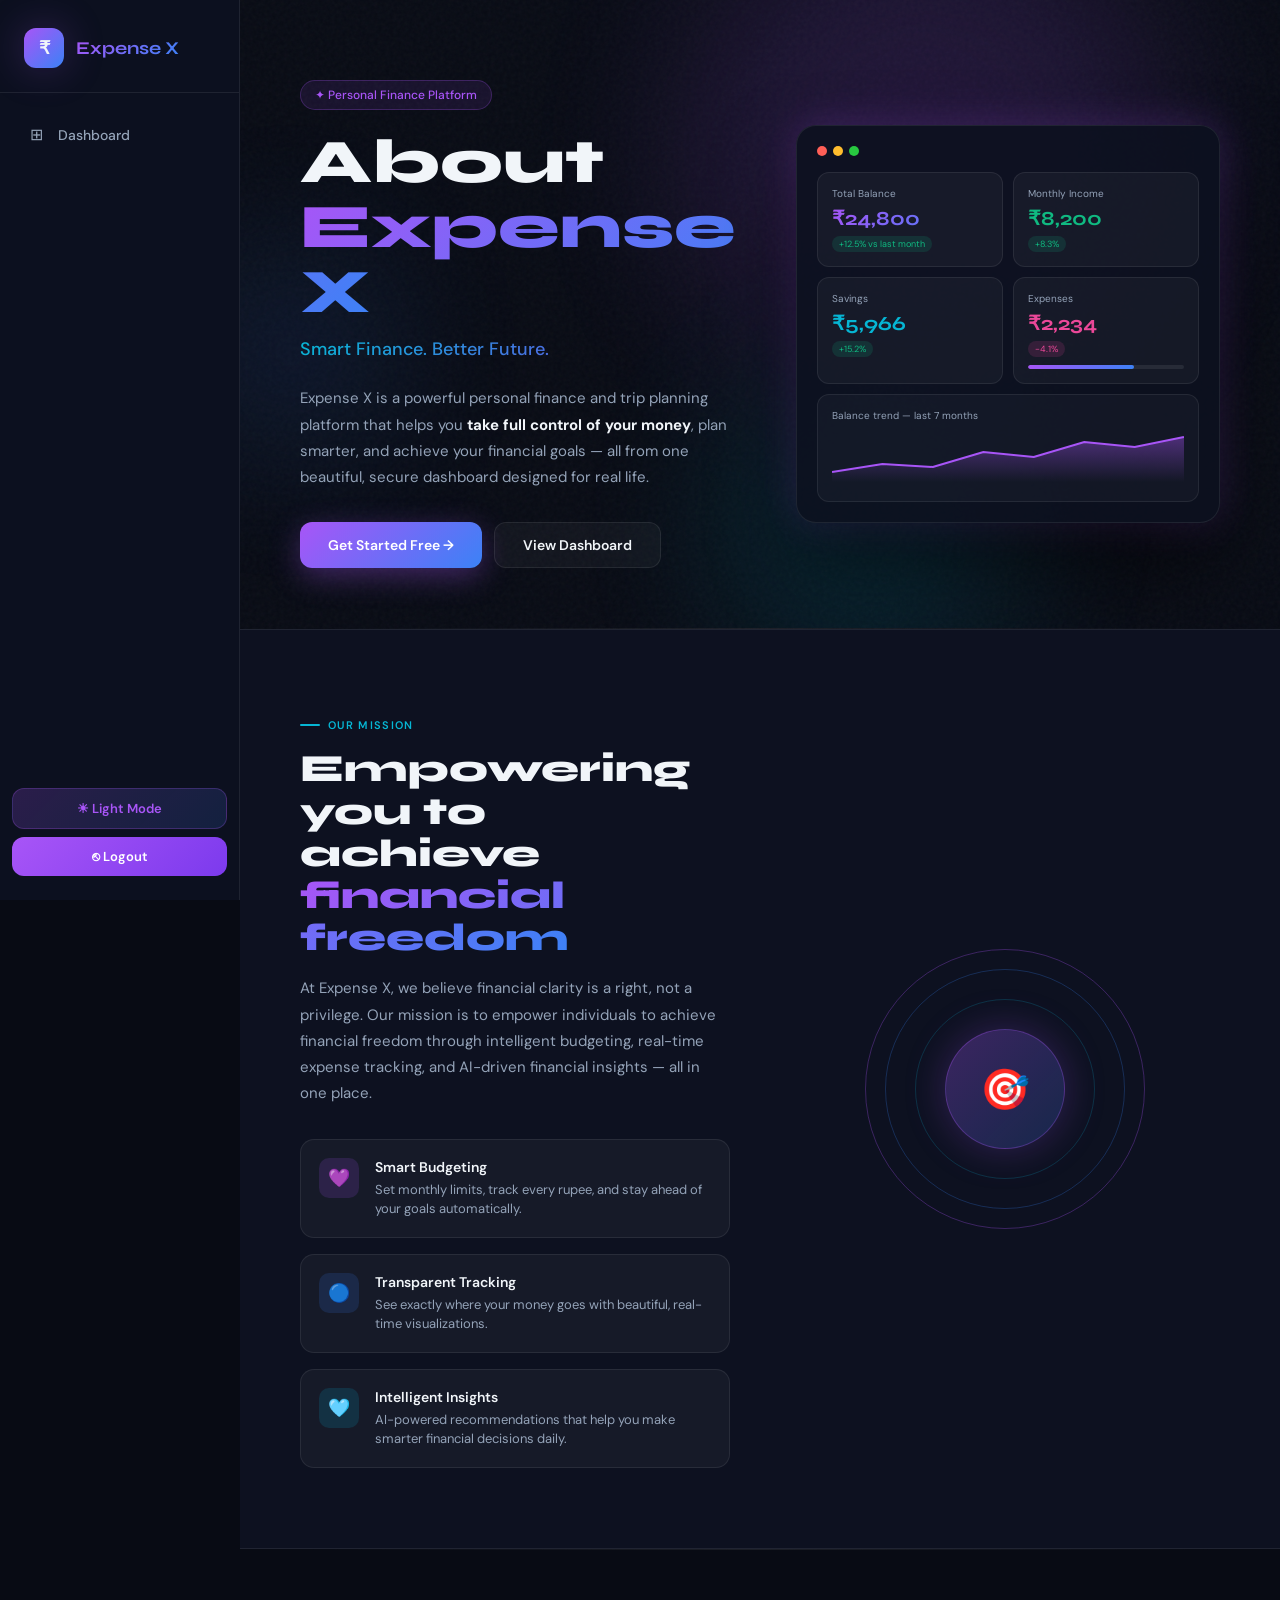
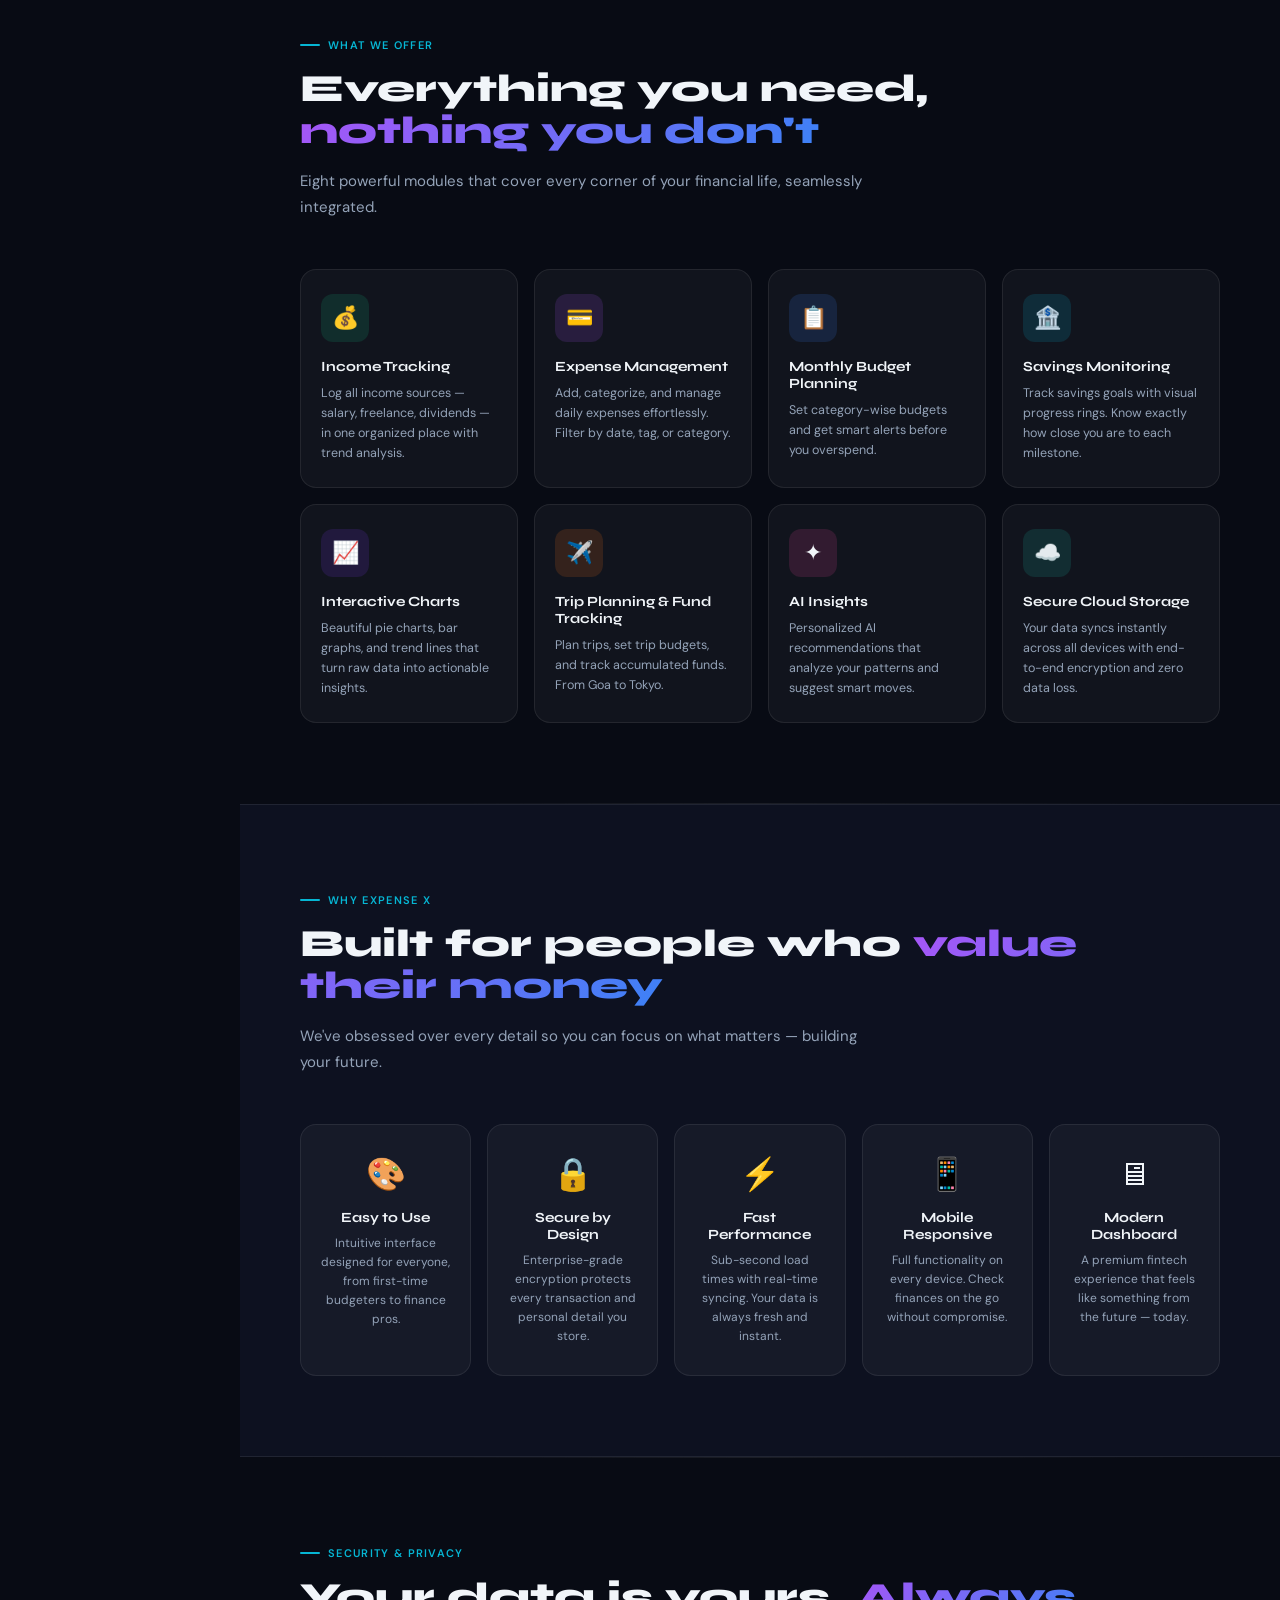
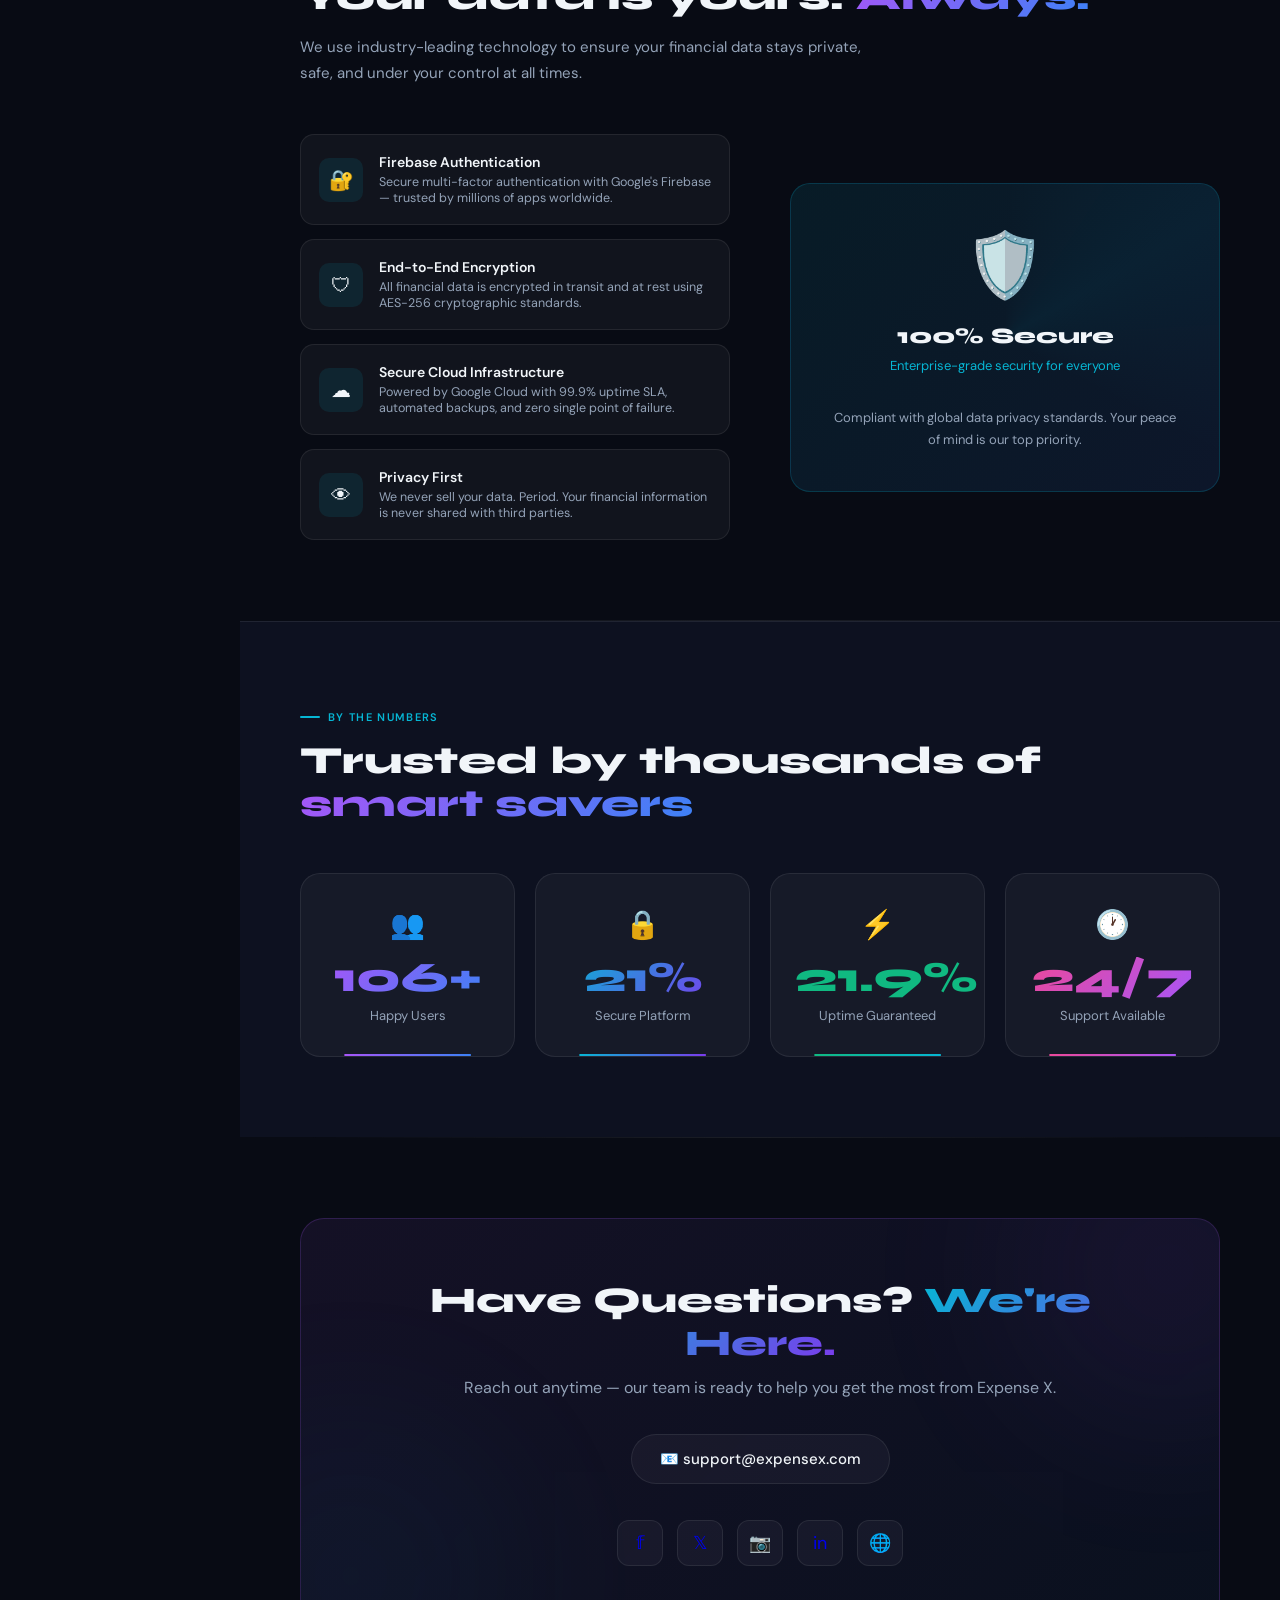
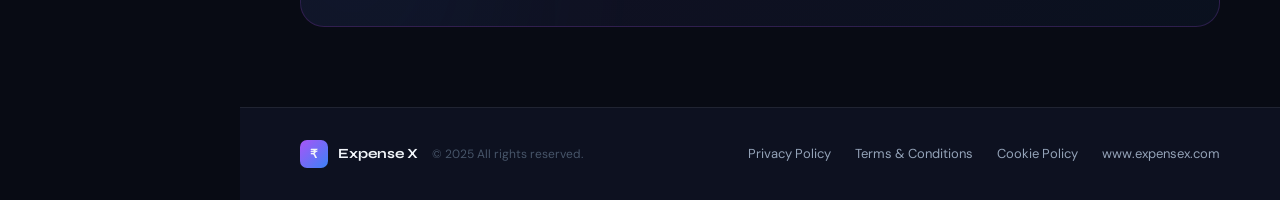
<file: expense-x-about.html>
<!DOCTYPE html>
<html lang="en">
<head>
<meta charset="UTF-8">
<meta name="viewport" content="width=device-width, initial-scale=1.0">
<title>About Us — Expense X</title>
<link href="https://fonts.googleapis.com/css2?family=Syne:wght@400;600;700;800&family=DM+Sans:ital,wght@0,300;0,400;0,500;1,300&display=swap" rel="stylesheet">
<style>
  :root {
    --bg: #080b14;
    --bg2: #0d1120;
    --bg3: #111827;
    --card: rgba(255,255,255,0.04);
    --card-border: rgba(255,255,255,0.08);
    --purple: #a855f7;
    --violet: #7c3aed;
    --blue: #3b82f6;
    --cyan: #06b6d4;
    --pink: #ec4899;
    --green: #10b981;
    --text: #f1f5f9;
    --muted: #94a3b8;
    --dim: #475569;
    --grad1: linear-gradient(135deg, #a855f7, #3b82f6);
    --grad2: linear-gradient(135deg, #06b6d4, #7c3aed);
    --grad3: linear-gradient(135deg, #ec4899, #a855f7);
    --glow-purple: 0 0 40px rgba(168,85,247,0.25);
    --glow-cyan: 0 0 40px rgba(6,182,212,0.2);
    --sidebar-w: 240px;
  }

  *, *::before, *::after { box-sizing: border-box; margin: 0; padding: 0; }

  html { scroll-behavior: smooth; }

  body {
    font-family: 'DM Sans', sans-serif;
    background: var(--bg);
    color: var(--text);
    min-height: 100vh;
    overflow-x: hidden;
  }

  /* ─── NOISE OVERLAY ─── */
  body::before {
    content: '';
    position: fixed; inset: 0;
    background-image: url("data:image/svg+xml,%3Csvg viewBox='0 0 256 256' xmlns='http://www.w3.org/2000/svg'%3E%3Cfilter id='n'%3E%3CfeTurbulence type='fractalNoise' baseFrequency='0.9' numOctaves='4' stitchTiles='stitch'/%3E%3C/filter%3E%3Crect width='100%25' height='100%25' filter='url(%23n)' opacity='0.04'/%3E%3C/svg%3E");
    pointer-events: none; z-index: 0;
  }

  /* ─── SIDEBAR ─── */
  .sidebar {
    position: fixed; top: 0; left: 0;
    width: var(--sidebar-w);
    height: 100vh;
    background: rgba(13,17,32,0.95);
    backdrop-filter: blur(20px);
    border-right: 1px solid var(--card-border);
    display: flex; flex-direction: column;
    z-index: 100;
    transition: transform 0.3s cubic-bezier(.4,0,.2,1);
  }

  .sidebar-logo {
    display: flex; align-items: center; gap: 12px;
    padding: 28px 24px 24px;
    border-bottom: 1px solid var(--card-border);
  }

  .logo-icon {
    width: 40px; height: 40px; border-radius: 12px;
    background: var(--grad1);
    display: flex; align-items: center; justify-content: center;
    font-size: 18px; font-weight: 800;
    font-family: 'Syne', sans-serif;
    box-shadow: var(--glow-purple);
  }

  .logo-text {
    font-family: 'Syne', sans-serif;
    font-weight: 700; font-size: 18px;
    background: var(--grad1); -webkit-background-clip: text; -webkit-text-fill-color: transparent;
  }

  .nav { flex: 1; padding: 20px 12px; display: flex; flex-direction: column; gap: 4px; }

  .nav-item {
    display: flex; align-items: center; gap: 12px;
    padding: 11px 14px; border-radius: 12px;
    color: var(--muted); font-size: 14px; font-weight: 500;
    cursor: pointer; transition: all 0.2s; text-decoration: none;
    position: relative;
  }

  .nav-item:hover { background: var(--card); color: var(--text); }
  .nav-item.active {
    background: linear-gradient(135deg, rgba(168,85,247,0.15), rgba(59,130,246,0.1));
    color: var(--purple);
    border: 1px solid rgba(168,85,247,0.2);
  }

  .nav-icon { font-size: 16px; width: 20px; text-align: center; }

  .sidebar-bottom { padding: 16px 12px 24px; display: flex; flex-direction: column; gap: 8px; }

  .btn-mode, .btn-logout {
    display: flex; align-items: center; justify-content: center; gap: 8px;
    padding: 11px; border-radius: 12px;
    font-size: 13px; font-weight: 600; cursor: pointer; border: none;
    font-family: 'DM Sans', sans-serif; transition: all 0.2s;
  }

  .btn-mode { background: linear-gradient(135deg, rgba(168,85,247,0.2), rgba(59,130,246,0.15)); color: var(--purple); border: 1px solid rgba(168,85,247,0.25); }
  .btn-mode:hover { background: linear-gradient(135deg, rgba(168,85,247,0.35), rgba(59,130,246,0.25)); }
  .btn-logout { background: linear-gradient(135deg, #a855f7, #7c3aed); color: #fff; }
  .btn-logout:hover { opacity: 0.85; transform: translateY(-1px); }

  /* ─── HAMBURGER ─── */
  .hamburger {
    display: none; position: fixed; top: 16px; left: 16px; z-index: 200;
    width: 44px; height: 44px; border-radius: 12px;
    background: rgba(13,17,32,0.9); backdrop-filter: blur(12px);
    border: 1px solid var(--card-border);
    flex-direction: column; align-items: center; justify-content: center; gap: 5px;
    cursor: pointer;
  }

  .hamburger span {
    display: block; width: 20px; height: 2px;
    background: var(--purple); border-radius: 2px;
    transition: all 0.3s;
  }

  .overlay {
    display: none; position: fixed; inset: 0;
    background: rgba(0,0,0,0.6); z-index: 99;
    backdrop-filter: blur(2px);
  }

  /* ─── MAIN ─── */
  .main {
    margin-left: var(--sidebar-w);
    min-height: 100vh;
    position: relative; z-index: 1;
  }

  /* ─── HERO ─── */
  .hero {
    padding: 80px 60px 60px;
    position: relative; overflow: hidden;
  }

  .hero-bg {
    position: absolute; inset: 0; pointer-events: none;
  }

  .hero-orb {
    position: absolute; border-radius: 50%; filter: blur(80px); opacity: 0.15;
  }

  .hero-orb-1 { width: 500px; height: 500px; background: var(--purple); top: -100px; right: 10%; }
  .hero-orb-2 { width: 300px; height: 300px; background: var(--cyan); bottom: -50px; right: 25%; }
  .hero-orb-3 { width: 200px; height: 200px; background: var(--blue); top: 40%; left: -50px; }

  .hero-grid {
    display: grid; grid-template-columns: 1fr 1fr;
    gap: 60px; align-items: center; position: relative;
  }

  .hero-label {
    display: inline-flex; align-items: center; gap: 8px;
    background: rgba(168,85,247,0.1); border: 1px solid rgba(168,85,247,0.25);
    padding: 6px 14px; border-radius: 100px;
    font-size: 12px; font-weight: 500; color: var(--purple);
    margin-bottom: 20px;
    animation: fadeUp 0.6s ease both;
  }

  .hero-title {
    font-family: 'Syne', sans-serif;
    font-size: clamp(36px, 5vw, 62px);
    font-weight: 800; line-height: 1.05;
    margin-bottom: 12px;
    animation: fadeUp 0.6s 0.1s ease both;
  }

  .hero-title span {
    background: var(--grad1); -webkit-background-clip: text; -webkit-text-fill-color: transparent;
  }

  .hero-subtitle {
    font-size: 18px; font-weight: 500;
    background: var(--grad2); -webkit-background-clip: text; -webkit-text-fill-color: transparent;
    margin-bottom: 24px;
    animation: fadeUp 0.6s 0.15s ease both;
  }

  .hero-desc {
    color: var(--muted); line-height: 1.75; font-size: 15px;
    max-width: 520px;
    animation: fadeUp 0.6s 0.2s ease both;
  }

  .hero-desc strong { color: var(--text); }

  .hero-cta {
    display: flex; gap: 12px; margin-top: 32px; flex-wrap: wrap;
    animation: fadeUp 0.6s 0.25s ease both;
  }

  .btn-primary, .btn-secondary {
    padding: 13px 28px; border-radius: 12px;
    font-size: 14px; font-weight: 600; cursor: pointer;
    font-family: 'DM Sans', sans-serif; transition: all 0.25s; border: none;
  }

  .btn-primary {
    background: var(--grad1); color: #fff;
    box-shadow: 0 8px 30px rgba(168,85,247,0.35);
  }

  .btn-primary:hover { transform: translateY(-2px); box-shadow: 0 12px 40px rgba(168,85,247,0.45); }

  .btn-secondary {
    background: var(--card); color: var(--text);
    border: 1px solid var(--card-border);
  }

  .btn-secondary:hover { background: rgba(255,255,255,0.08); border-color: rgba(168,85,247,0.3); }

  /* ─── DASHBOARD MOCKUP ─── */
  .hero-visual {
    animation: fadeUp 0.6s 0.3s ease both;
  }

  .mockup {
    background: rgba(13,17,32,0.9);
    border: 1px solid var(--card-border);
    border-radius: 20px;
    padding: 20px;
    box-shadow: 0 40px 80px rgba(0,0,0,0.5), var(--glow-purple);
    backdrop-filter: blur(20px);
  }

  .mockup-bar {
    display: flex; gap: 6px; margin-bottom: 16px;
  }

  .dot { width: 10px; height: 10px; border-radius: 50%; }
  .dot-r { background: #ff5f57; }
  .dot-y { background: #ffbd2e; }
  .dot-g { background: #28c840; }

  .mockup-cards {
    display: grid; grid-template-columns: 1fr 1fr; gap: 10px;
  }

  .m-card {
    background: rgba(255,255,255,0.04);
    border: 1px solid var(--card-border);
    border-radius: 12px; padding: 14px;
  }

  .m-card-label { font-size: 10px; color: var(--muted); margin-bottom: 6px; }

  .m-card-value {
    font-family: 'Syne', sans-serif;
    font-size: 20px; font-weight: 700;
  }

  .m-card-value.green { color: var(--green); }
  .m-card-value.purple { background: var(--grad1); -webkit-background-clip: text; -webkit-text-fill-color: transparent; }
  .m-card-value.cyan { color: var(--cyan); }
  .m-card-value.pink { color: var(--pink); }

  .m-badge {
    display: inline-block; font-size: 9px; padding: 2px 7px;
    border-radius: 100px; margin-top: 4px;
  }

  .m-badge.up { background: rgba(16,185,129,0.15); color: var(--green); }
  .m-badge.down { background: rgba(236,72,153,0.15); color: var(--pink); }

  .m-bar-container { margin-top: 8px; }
  .m-bar-track { height: 4px; background: rgba(255,255,255,0.08); border-radius: 10px; overflow: hidden; }
  .m-bar-fill { height: 100%; border-radius: 10px; background: var(--grad1); }

  .m-chart {
    grid-column: span 2;
    background: rgba(255,255,255,0.03);
    border: 1px solid var(--card-border);
    border-radius: 12px; padding: 14px;
  }

  .m-chart-label { font-size: 10px; color: var(--muted); margin-bottom: 10px; }

  /* SVG sparkline */
  .sparkline { width: 100%; height: 50px; }

  /* ─── SECTION COMMON ─── */
  section { padding: 80px 60px; }

  .section-label {
    display: inline-flex; align-items: center; gap: 8px;
    font-size: 11px; font-weight: 600; letter-spacing: 0.12em; text-transform: uppercase;
    color: var(--cyan); margin-bottom: 16px;
  }

  .section-label::before {
    content: ''; display: block; width: 20px; height: 2px;
    background: var(--cyan); border-radius: 2px;
  }

  .section-title {
    font-family: 'Syne', sans-serif;
    font-size: clamp(28px, 3vw, 42px);
    font-weight: 800; line-height: 1.1;
    margin-bottom: 16px;
  }

  .section-title span {
    background: var(--grad1); -webkit-background-clip: text; -webkit-text-fill-color: transparent;
  }

  .section-desc { color: var(--muted); line-height: 1.75; font-size: 15px; max-width: 580px; }

  /* ─── MISSION ─── */
  .mission {
    background: var(--bg2);
    border-top: 1px solid var(--card-border);
    border-bottom: 1px solid var(--card-border);
  }

  .mission-grid {
    display: grid; grid-template-columns: 1fr 1fr;
    gap: 60px; align-items: center;
  }

  .mission-visual {
    display: flex; align-items: center; justify-content: center;
  }

  .mission-illustration {
    width: 280px; height: 280px; position: relative;
  }

  .mission-ring {
    position: absolute; border-radius: 50%;
    border: 1.5px solid;
    animation: spin 12s linear infinite;
  }

  .ring-1 { inset: 0; border-color: rgba(168,85,247,0.3); }
  .ring-2 { inset: 20px; border-color: rgba(59,130,246,0.25); animation-duration: 8s; animation-direction: reverse; }
  .ring-3 { inset: 50px; border-color: rgba(6,182,212,0.2); animation-duration: 16s; }

  .mission-core {
    position: absolute; inset: 80px;
    border-radius: 50%;
    background: linear-gradient(135deg, rgba(168,85,247,0.3), rgba(59,130,246,0.2));
    border: 1px solid rgba(168,85,247,0.3);
    display: flex; align-items: center; justify-content: center;
    font-size: 40px;
    box-shadow: var(--glow-purple);
  }

  .mission-dot {
    position: absolute; width: 10px; height: 10px;
    border-radius: 50%; background: var(--purple);
    box-shadow: 0 0 10px var(--purple);
  }

  .mission-pillars {
    display: flex; flex-direction: column; gap: 16px; margin-top: 32px;
  }

  .pillar {
    display: flex; align-items: flex-start; gap: 16px;
    padding: 18px; border-radius: 14px;
    background: var(--card); border: 1px solid var(--card-border);
    transition: all 0.25s;
  }

  .pillar:hover { border-color: rgba(168,85,247,0.3); background: rgba(168,85,247,0.05); transform: translateX(4px); }

  .pillar-icon {
    width: 40px; height: 40px; border-radius: 10px; flex-shrink: 0;
    display: flex; align-items: center; justify-content: center; font-size: 18px;
  }

  .pillar-icon.purple { background: rgba(168,85,247,0.15); }
  .pillar-icon.blue { background: rgba(59,130,246,0.15); }
  .pillar-icon.cyan { background: rgba(6,182,212,0.15); }

  .pillar-title { font-weight: 600; font-size: 14px; margin-bottom: 4px; }
  .pillar-desc { color: var(--muted); font-size: 13px; line-height: 1.5; }

  /* ─── FEATURES ─── */
  .features-grid {
    display: grid; grid-template-columns: repeat(4, 1fr);
    gap: 16px; margin-top: 48px;
  }

  .feature-card {
    background: var(--card);
    border: 1px solid var(--card-border);
    border-radius: 16px; padding: 24px 20px;
    transition: all 0.3s;
    position: relative; overflow: hidden;
    cursor: default;
  }

  .feature-card::before {
    content: ''; position: absolute; top: 0; left: 0; right: 0; height: 1px;
    background: var(--grad1); opacity: 0; transition: opacity 0.3s;
  }

  .feature-card:hover {
    border-color: rgba(168,85,247,0.3);
    transform: translateY(-4px);
    box-shadow: 0 20px 40px rgba(0,0,0,0.3), var(--glow-purple);
    background: rgba(168,85,247,0.05);
  }

  .feature-card:hover::before { opacity: 1; }

  .feature-icon {
    width: 48px; height: 48px; border-radius: 12px;
    display: flex; align-items: center; justify-content: center;
    font-size: 22px; margin-bottom: 16px;
  }

  .fi-purple { background: rgba(168,85,247,0.15); }
  .fi-blue { background: rgba(59,130,246,0.15); }
  .fi-cyan { background: rgba(6,182,212,0.15); }
  .fi-green { background: rgba(16,185,129,0.15); }
  .fi-pink { background: rgba(236,72,153,0.15); }
  .fi-violet { background: rgba(124,58,237,0.15); }
  .fi-orange { background: rgba(249,115,22,0.15); }
  .fi-teal { background: rgba(20,184,166,0.15); }

  .feature-name { font-family: 'Syne', sans-serif; font-weight: 700; font-size: 14px; margin-bottom: 8px; }
  .feature-desc { color: var(--muted); font-size: 12.5px; line-height: 1.6; }

  /* ─── WHY CHOOSE ─── */
  .why { background: var(--bg2); border-top: 1px solid var(--card-border); border-bottom: 1px solid var(--card-border); }

  .why-grid {
    display: grid; grid-template-columns: repeat(5, 1fr);
    gap: 16px; margin-top: 48px;
  }

  .why-card {
    background: var(--card); border: 1px solid var(--card-border);
    border-radius: 16px; padding: 28px 20px; text-align: center;
    transition: all 0.3s;
  }

  .why-card:hover {
    transform: translateY(-4px);
    border-color: rgba(6,182,212,0.3);
    box-shadow: var(--glow-cyan);
  }

  .why-emoji { font-size: 32px; margin-bottom: 14px; }

  .why-title { font-family: 'Syne', sans-serif; font-weight: 700; font-size: 14px; margin-bottom: 8px; }
  .why-desc { color: var(--muted); font-size: 12px; line-height: 1.6; }

  /* ─── SECURITY ─── */
  .security-grid {
    display: grid; grid-template-columns: 1fr 1fr;
    gap: 60px; align-items: center; margin-top: 48px;
  }

  .security-items { display: flex; flex-direction: column; gap: 14px; }

  .sec-item {
    display: flex; align-items: center; gap: 16px;
    padding: 18px; border-radius: 14px;
    background: var(--card); border: 1px solid var(--card-border);
    transition: all 0.25s;
  }

  .sec-item:hover { border-color: rgba(6,182,212,0.3); }

  .sec-icon {
    width: 44px; height: 44px; border-radius: 10px; flex-shrink: 0;
    display: flex; align-items: center; justify-content: center; font-size: 20px;
    background: rgba(6,182,212,0.1);
  }

  .sec-title { font-weight: 600; font-size: 14px; margin-bottom: 3px; }
  .sec-desc { color: var(--muted); font-size: 12.5px; }

  .security-badge {
    background: linear-gradient(135deg, rgba(6,182,212,0.1), rgba(59,130,246,0.1));
    border: 1px solid rgba(6,182,212,0.2);
    border-radius: 20px; padding: 40px;
    text-align: center;
    position: relative; overflow: hidden;
  }

  .security-badge::before {
    content: '';
    position: absolute; top: -50%; left: -50%;
    width: 200%; height: 200%;
    background: conic-gradient(from 0deg, transparent 0deg, rgba(6,182,212,0.05) 60deg, transparent 120deg);
    animation: rotateBadge 8s linear infinite;
  }

  .badge-icon { font-size: 64px; margin-bottom: 16px; position: relative; z-index: 1; }
  .badge-title { font-family: 'Syne', sans-serif; font-size: 22px; font-weight: 800; margin-bottom: 8px; position: relative; z-index: 1; }
  .badge-subtitle { color: var(--cyan); font-size: 13px; position: relative; z-index: 1; }

  /* ─── STATS ─── */
  .stats { background: var(--bg2); border-top: 1px solid var(--card-border); }

  .stats-grid {
    display: grid; grid-template-columns: repeat(4, 1fr);
    gap: 20px; margin-top: 48px;
  }

  .stat-card {
    background: var(--card); border: 1px solid var(--card-border);
    border-radius: 20px; padding: 32px 24px; text-align: center;
    position: relative; overflow: hidden;
    transition: all 0.3s;
  }

  .stat-card::after {
    content: ''; position: absolute;
    bottom: 0; left: 50%; transform: translateX(-50%);
    width: 60%; height: 2px; border-radius: 2px;
  }

  .stat-card.s1::after { background: var(--grad1); }
  .stat-card.s2::after { background: var(--grad2); }
  .stat-card.s3::after { background: linear-gradient(135deg, var(--green), var(--cyan)); }
  .stat-card.s4::after { background: var(--grad3); }

  .stat-card:hover { transform: translateY(-6px); box-shadow: 0 24px 48px rgba(0,0,0,0.3); }

  .stat-icon { font-size: 28px; margin-bottom: 14px; }

  .stat-value {
    font-family: 'Syne', sans-serif;
    font-size: 42px; font-weight: 800; line-height: 1;
    margin-bottom: 8px;
  }

  .stat-card.s1 .stat-value { background: var(--grad1); -webkit-background-clip: text; -webkit-text-fill-color: transparent; }
.stat-card.s2 .stat-value { background: var(--grad2); -webkit-background-clip: text; -webkit-text-fill-color: transparent; }
.stat-card.s3 .stat-value { color: var(--green); }
.stat-card.s4 .stat-value { background: var(--grad3); -webkit-background-clip: text; -webkit-text-fill-color: transparent; }
  .stat-label { color: var(--muted); font-size: 13px; }

  /* ─── CONTACT ─── */
  .contact-inner {
    background: linear-gradient(135deg, rgba(168,85,247,0.08), rgba(59,130,246,0.05));
    border: 1px solid rgba(168,85,247,0.2);
    border-radius: 24px; padding: 60px;
    text-align: center; position: relative; overflow: hidden;
  }

  .contact-inner::before {
    content: ''; position: absolute; top: -100px; right: -100px;
    width: 300px; height: 300px; background: var(--purple);
    border-radius: 50%; filter: blur(100px); opacity: 0.08;
  }

  .contact-inner::after {
    content: ''; position: absolute; bottom: -100px; left: -100px;
    width: 300px; height: 300px; background: var(--cyan);
    border-radius: 50%; filter: blur(100px); opacity: 0.06;
  }

  .contact-title {
    font-family: 'Syne', sans-serif;
    font-size: 36px; font-weight: 800; margin-bottom: 12px;
    position: relative; z-index: 1;
  }

  .contact-subtitle { color: var(--muted); margin-bottom: 36px; position: relative; z-index: 1; }

  .contact-email {
    display: inline-flex; align-items: center; gap: 10px;
    background: var(--card); border: 1px solid var(--card-border);
    padding: 14px 28px; border-radius: 100px;
    font-size: 15px; font-weight: 500;
    margin-bottom: 36px; position: relative; z-index: 1;
    transition: all 0.2s; text-decoration: none; color: var(--text);
  }

  .contact-email:hover { border-color: rgba(168,85,247,0.4); color: var(--purple); }

  .social-row {
    display: flex; align-items: center; justify-content: center; gap: 14px;
    position: relative; z-index: 1;
  }

  .social-btn {
    width: 46px; height: 46px; border-radius: 12px;
    background: var(--card); border: 1px solid var(--card-border);
    display: flex; align-items: center; justify-content: center;
    font-size: 18px; cursor: pointer; transition: all 0.2s;
    text-decoration: none;
  }

  .social-btn:hover { transform: translateY(-3px); border-color: rgba(168,85,247,0.4); box-shadow: var(--glow-purple); }

  /* ─── FOOTER ─── */
  footer {
    background: var(--bg2);
    border-top: 1px solid var(--card-border);
    padding: 32px 60px;
    display: flex; align-items: center; justify-content: space-between;
    flex-wrap: wrap; gap: 16px;
  }

  .footer-brand {
    display: flex; align-items: center; gap: 10px;
  }

  .footer-logo {
    width: 28px; height: 28px; border-radius: 7px;
    background: var(--grad1);
    display: flex; align-items: center; justify-content: center;
    font-size: 12px; font-weight: 800; font-family: 'Syne', sans-serif;
  }

  .footer-name { font-family: 'Syne', sans-serif; font-weight: 700; font-size: 14px; }
  .footer-copy { color: var(--dim); font-size: 12px; margin-left: 4px; }

  .footer-links { display: flex; gap: 24px; }

  .footer-link {
    color: var(--muted); font-size: 13px; text-decoration: none;
    transition: color 0.2s;
  }

  .footer-link:hover { color: var(--purple); }

  /* ─── DIVIDER ─── */
  .divider {
    height: 1px; background: linear-gradient(90deg, transparent, var(--card-border), transparent);
    margin: 0 60px;
  }

  /* ─── ANIMATIONS ─── */
  @keyframes fadeUp {
    from { opacity: 0; transform: translateY(24px); }
    to   { opacity: 1; transform: translateY(0); }
  }

  @keyframes spin {
    to { transform: rotate(360deg); }
  }

  @keyframes rotateBadge {
    to { transform: rotate(360deg); }
  }

  @keyframes countUp {
    from { opacity: 0; transform: scale(0.7); }
    to   { opacity: 1; transform: scale(1); }
  }

  .animate-in { animation: fadeUp 0.6s ease both; }

  /* ─── RESPONSIVE ─── */
  @media (max-width: 1100px) {
    .features-grid { grid-template-columns: repeat(2, 1fr); }
    .why-grid { grid-template-columns: repeat(3, 1fr); }
  }

  @media (max-width: 900px) {
    :root { --sidebar-w: 0px; }

    .sidebar { transform: translateX(-240px); width: 240px; }
    .sidebar.open { transform: translateX(0); }

    .hamburger { display: flex; }
    .overlay.open { display: block; }

    .main { margin-left: 0; }

    .hero { padding: 80px 24px 48px; }
    .hero-grid { grid-template-columns: 1fr; gap: 40px; }

    section { padding: 60px 24px; }
    .divider { margin: 0 24px; }
    footer { padding: 24px; }

    .mission-grid,
    .security-grid { grid-template-columns: 1fr; gap: 32px; }

    .hero-visual { order: -1; }

    .stats-grid { grid-template-columns: repeat(2, 1fr); }
    .why-grid { grid-template-columns: repeat(2, 1fr); }
    .features-grid { grid-template-columns: repeat(2, 1fr); }

    .mission-illustration { width: 200px; height: 200px; }

    .contact-inner { padding: 40px 24px; }
    footer { flex-direction: column; text-align: center; }
    .footer-links { flex-wrap: wrap; justify-content: center; }
  }

  @media (max-width: 600px) {
    .features-grid { grid-template-columns: 1fr; }
    .why-grid { grid-template-columns: 1fr 1fr; }
    .stats-grid { grid-template-columns: 1fr 1fr; }
    .hero-cta { flex-direction: column; }
    .btn-primary, .btn-secondary { text-align: center; }
  }
</style>
</head>
<body>

<!-- SIDEBAR -->
<aside class="sidebar" id="sidebar">
  <div class="sidebar-logo">
    <div class="logo-icon">₹</div>
    <span class="logo-text">Expense X</span>
  </div>
 <nav class="nav">
    <a class="nav-item" href="index.html"><span class="nav-icon">⊞</span> Dashboard</a>
  </nav>

  <div class="sidebar-bottom">
    <button class="btn-mode">☀ Light Mode</button>
    <button class="btn-logout">⎋ Logout</button>
  </div>
</aside>

<!-- HAMBURGER -->
<div class="hamburger" id="hamburger" onclick="toggleSidebar()">
  <span></span><span></span><span></span>
</div>

<!-- OVERLAY -->
<div class="overlay" id="overlay" onclick="toggleSidebar()"></div>

<!-- MAIN -->
<main class="main">

  <!-- ───── HERO ───── -->
  <section class="hero">
    <div class="hero-bg">
      <div class="hero-orb hero-orb-1"></div>
      <div class="hero-orb hero-orb-2"></div>
      <div class="hero-orb hero-orb-3"></div>
    </div>

    <div class="hero-grid">
      <div class="hero-content">
        <div class="hero-label">✦ Personal Finance Platform</div>
        <h1 class="hero-title">About<br><span>Expense X</span></h1>
        <p class="hero-subtitle">Smart Finance. Better Future.</p>
        <p class="hero-desc">
          Expense X is a powerful personal finance and trip planning platform that helps you
          <strong>take full control of your money</strong>, plan smarter, and achieve your financial goals —
          all from one beautiful, secure dashboard designed for real life.
        </p>
        <div class="hero-cta">
          <button class="btn-primary">Get Started Free →</button>
          <button class="btn-secondary"  >View Dashboard</button>
        </div>
      </div>

      <div class="hero-visual">
        <div class="mockup">
          <div class="mockup-bar">
            <div class="dot dot-r"></div>
            <div class="dot dot-y"></div>
            <div class="dot dot-g"></div>
          </div>
          <div class="mockup-cards">
            <div class="m-card">
              <div class="m-card-label">Total Balance</div>
              <div class="m-card-value purple">₹24,800</div>
              <div class="m-badge up">+12.5% vs last month</div>
            </div>
            <div class="m-card">
              <div class="m-card-label">Monthly Income</div>
              <div class="m-card-value green">₹8,200</div>
              <div class="m-badge up">+8.3%</div>
            </div>
            <div class="m-card">
              <div class="m-card-label">Savings</div>
              <div class="m-card-value cyan">₹5,966</div>
              <div class="m-badge up">+15.2%</div>
            </div>
            <div class="m-card">
              <div class="m-card-label">Expenses</div>
              <div class="m-card-value pink">₹2,234</div>
              <div class="m-badge down">-4.1%</div>
              <div class="m-bar-container">
                <div class="m-bar-track"><div class="m-bar-fill" style="width:68%"></div></div>
              </div>
            </div>
            <div class="m-chart">
              <div class="m-chart-label">Balance trend — last 7 months</div>
              <svg class="sparkline" viewBox="0 0 300 50" preserveAspectRatio="none">
                <defs>
                  <linearGradient id="sg" x1="0" y1="0" x2="0" y2="1">
                    <stop offset="0%" stop-color="#a855f7" stop-opacity="0.4"/>
                    <stop offset="100%" stop-color="#a855f7" stop-opacity="0"/>
                  </linearGradient>
                </defs>
                <path d="M0,40 L43,32 L86,35 L129,20 L172,25 L215,10 L258,15 L300,5" stroke="#a855f7" stroke-width="2" fill="none"/>
                <path d="M0,40 L43,32 L86,35 L129,20 L172,25 L215,10 L258,15 L300,5 L300,50 L0,50Z" fill="url(#sg)"/>
              </svg>
            </div>
          </div>
        </div>
      </div>
    </div>
  </section>

  <div class="divider"></div>

  <!-- ───── MISSION ───── -->
  <section class="mission">
    <div class="mission-grid">
      <div>
        <div class="section-label">Our Mission</div>
        <h2 class="section-title">Empowering you to achieve <span>financial freedom</span></h2>
        <p class="section-desc">
          At Expense X, we believe financial clarity is a right, not a privilege. Our mission is to empower
          individuals to achieve financial freedom through intelligent budgeting, real-time expense tracking,
          and AI-driven financial insights — all in one place.
        </p>

        <div class="mission-pillars">
          <div class="pillar">
            <div class="pillar-icon purple">💜</div>
            <div>
              <div class="pillar-title">Smart Budgeting</div>
              <div class="pillar-desc">Set monthly limits, track every rupee, and stay ahead of your goals automatically.</div>
            </div>
          </div>
          <div class="pillar">
            <div class="pillar-icon blue">🔵</div>
            <div>
              <div class="pillar-title">Transparent Tracking</div>
              <div class="pillar-desc">See exactly where your money goes with beautiful, real-time visualizations.</div>
            </div>
          </div>
          <div class="pillar">
            <div class="pillar-icon cyan">🩵</div>
            <div>
              <div class="pillar-title">Intelligent Insights</div>
              <div class="pillar-desc">AI-powered recommendations that help you make smarter financial decisions daily.</div>
            </div>
          </div>
        </div>
      </div>

      <div class="mission-visual">
        <div class="mission-illustration">
          <div class="mission-ring ring-1"></div>
          <div class="mission-ring ring-2"></div>
          <div class="mission-ring ring-3"></div>
          <div class="mission-core">🎯</div>
        </div>
      </div>
    </div>
  </section>

  <div class="divider"></div>

  <!-- ───── FEATURES ───── -->
  <section>
    <div class="section-label">What We Offer</div>
    <h2 class="section-title">Everything you need,<br><span>nothing you don't</span></h2>
    <p class="section-desc">Eight powerful modules that cover every corner of your financial life, seamlessly integrated.</p>

    <div class="features-grid">
      <div class="feature-card">
        <div class="feature-icon fi-green">💰</div>
        <div class="feature-name">Income Tracking</div>
        <div class="feature-desc">Log all income sources — salary, freelance, dividends — in one organized place with trend analysis.</div>
      </div>
      <div class="feature-card">
        <div class="feature-icon fi-purple">💳</div>
        <div class="feature-name">Expense Management</div>
        <div class="feature-desc">Add, categorize, and manage daily expenses effortlessly. Filter by date, tag, or category.</div>
      </div>
      <div class="feature-card">
        <div class="feature-icon fi-blue">📋</div>
        <div class="feature-name">Monthly Budget Planning</div>
        <div class="feature-desc">Set category-wise budgets and get smart alerts before you overspend.</div>
      </div>
      <div class="feature-card">
        <div class="feature-icon fi-cyan">🏦</div>
        <div class="feature-name">Savings Monitoring</div>
        <div class="feature-desc">Track savings goals with visual progress rings. Know exactly how close you are to each milestone.</div>
      </div>
      <div class="feature-card">
        <div class="feature-icon fi-violet">📈</div>
        <div class="feature-name">Interactive Charts</div>
        <div class="feature-desc">Beautiful pie charts, bar graphs, and trend lines that turn raw data into actionable insights.</div>
      </div>
      <div class="feature-card">
        <div class="feature-icon fi-orange">✈️</div>
        <div class="feature-name">Trip Planning & Fund Tracking</div>
        <div class="feature-desc">Plan trips, set trip budgets, and track accumulated funds. From Goa to Tokyo.</div>
      </div>
      <div class="feature-card">
        <div class="feature-icon fi-pink">✦</div>
        <div class="feature-name">AI Insights</div>
        <div class="feature-desc">Personalized AI recommendations that analyze your patterns and suggest smart moves.</div>
      </div>
      <div class="feature-card">
        <div class="feature-icon fi-teal">☁️</div>
        <div class="feature-name">Secure Cloud Storage</div>
        <div class="feature-desc">Your data syncs instantly across all devices with end-to-end encryption and zero data loss.</div>
      </div>
    </div>
  </section>

  <div class="divider"></div>

  <!-- ───── WHY CHOOSE ───── -->
  <section class="why">
    <div class="section-label">Why Expense X</div>
    <h2 class="section-title">Built for people who <span>value their money</span></h2>
    <p class="section-desc">We've obsessed over every detail so you can focus on what matters — building your future.</p>

    <div class="why-grid">
      <div class="why-card">
        <div class="why-emoji">🎨</div>
        <div class="why-title">Easy to Use</div>
        <div class="why-desc">Intuitive interface designed for everyone, from first-time budgeters to finance pros.</div>
      </div>
      <div class="why-card">
        <div class="why-emoji">🔒</div>
        <div class="why-title">Secure by Design</div>
        <div class="why-desc">Enterprise-grade encryption protects every transaction and personal detail you store.</div>
      </div>
      <div class="why-card">
        <div class="why-emoji">⚡</div>
        <div class="why-title">Fast Performance</div>
        <div class="why-desc">Sub-second load times with real-time syncing. Your data is always fresh and instant.</div>
      </div>
      <div class="why-card">
        <div class="why-emoji">📱</div>
        <div class="why-title">Mobile Responsive</div>
        <div class="why-desc">Full functionality on every device. Check finances on the go without compromise.</div>
      </div>
      <div class="why-card">
        <div class="why-emoji">🖥</div>
        <div class="why-title">Modern Dashboard</div>
        <div class="why-desc">A premium fintech experience that feels like something from the future — today.</div>
      </div>
    </div>
  </section>

  <div class="divider"></div>

  <!-- ───── SECURITY ───── -->
  <section>
    <div class="section-label">Security & Privacy</div>
    <h2 class="section-title">Your data is yours. <span>Always.</span></h2>
    <p class="section-desc">We use industry-leading technology to ensure your financial data stays private, safe, and under your control at all times.</p>

    <div class="security-grid">
      <div class="security-items">
        <div class="sec-item">
          <div class="sec-icon">🔐</div>
          <div>
            <div class="sec-title">Firebase Authentication</div>
            <div class="sec-desc">Secure multi-factor authentication with Google's Firebase — trusted by millions of apps worldwide.</div>
          </div>
        </div>
        <div class="sec-item">
          <div class="sec-icon">🛡</div>
          <div>
            <div class="sec-title">End-to-End Encryption</div>
            <div class="sec-desc">All financial data is encrypted in transit and at rest using AES-256 cryptographic standards.</div>
          </div>
        </div>
        <div class="sec-item">
          <div class="sec-icon">☁</div>
          <div>
            <div class="sec-title">Secure Cloud Infrastructure</div>
            <div class="sec-desc">Powered by Google Cloud with 99.9% uptime SLA, automated backups, and zero single point of failure.</div>
          </div>
        </div>
        <div class="sec-item">
          <div class="sec-icon">👁</div>
          <div>
            <div class="sec-title">Privacy First</div>
            <div class="sec-desc">We never sell your data. Period. Your financial information is never shared with third parties.</div>
          </div>
        </div>
      </div>

      <div class="security-badge">
        <div class="badge-icon">🛡️</div>
        <div class="badge-title">100% Secure</div>
        <div class="badge-subtitle">Enterprise-grade security for everyone</div>
        <br>
        <p style="color:var(--muted);font-size:13px;margin-top:12px;position:relative;z-index:1;line-height:1.7">
          Compliant with global data privacy standards. Your peace of mind is our top priority.
        </p>
      </div>
    </div>
  </section>

  <div class="divider"></div>

  <!-- ───── STATS ───── -->
  <section class="stats">
    <div class="section-label">By The Numbers</div>
    <h2 class="section-title">Trusted by thousands of <span>smart savers</span></h2>

    <div class="stats-grid">
      <div class="stat-card s1">
        <div class="stat-icon">👥</div>
        <div class="stat-value" data-target="500">0</div>
        <div class="stat-label">Happy Users</div>
      </div>
      <div class="stat-card s2">
        <div class="stat-icon">🔒</div>
        <div class="stat-value" data-target="100" data-suffix="%">0%</div>
        <div class="stat-label">Secure Platform</div>
      </div>
      <div class="stat-card s3">
        <div class="stat-icon">⚡</div>
        <div class="stat-value" data-target="99" data-suffix=".9%">0%</div>
        <div class="stat-label">Uptime Guaranteed</div>
      </div>
      <div class="stat-card s4">
        <div class="stat-icon">🕐</div>
        <div class="stat-value">24/7</div>
        <div class="stat-label">Support Available</div>
      </div>
    </div>
  </section>

  <div class="divider"></div>

  <!-- ───── CONTACT ───── -->
  <section>
    <div class="contact-inner">
      <div class="contact-title">Have Questions? <span style="background:var(--grad2);-webkit-background-clip:text;-webkit-text-fill-color:transparent">We're Here.</span></div>
      <p class="contact-subtitle">Reach out anytime — our team is ready to help you get the most from Expense X.</p>

      <a href="mailto:support@expensex.com" class="contact-email">
        📧 support@expensex.com
      </a>

      <br>

      <div class="social-row">
        <a class="social-btn" href="#" title="Facebook">𝕗</a>
        <a class="social-btn" href="#" title="Twitter">𝕏</a>
        <a class="social-btn" href="#" title="Instagram">📷</a>
        <a class="social-btn" href="#" title="LinkedIn">in</a>
        <a class="social-btn" href="#" title="Website">🌐</a>
      </div>
    </div>
  </section>

  <!-- ───── FOOTER ───── -->
  <footer>
    <div class="footer-brand">
      <div class="footer-logo">₹</div>
      <span class="footer-name">Expense X</span>
      <span class="footer-copy">© 2025 All rights reserved.</span>
    </div>
    <div class="footer-links">
      <a class="footer-link" href="#">Privacy Policy</a>
      <a class="footer-link" href="#">Terms & Conditions</a>
      <a class="footer-link" href="#">Cookie Policy</a>
      <a class="footer-link" href="#">www.expensex.com</a>
    </div>
  </footer>

</main>

<script>
  function toggleSidebar() {
    const sb = document.getElementById('sidebar');
    const ov = document.getElementById('overlay');
    sb.classList.toggle('open');
    ov.classList.toggle('open');
  }

  // Intersection Observer for stat counter animation
  const statCards = document.querySelectorAll('.stat-value[data-target]');

  const observer = new IntersectionObserver((entries) => {
    entries.forEach(entry => {
      if (entry.isIntersecting) {
        const el = entry.target;
        const target = parseInt(el.dataset.target);
        const suffix = el.dataset.suffix || '+';
        let current = 0;
        const duration = 1500;
        const step = target / (duration / 16);

        const update = () => {
          current = Math.min(current + step, target);
          el.textContent = Math.floor(current) + suffix;
          if (current < target) requestAnimationFrame(update);
        };
        requestAnimationFrame(update);
        observer.unobserve(el);
      }
    });
  }, { threshold: 0.5 });

  statCards.forEach(card => observer.observe(card));

  // Animate sections on scroll
  const sections = document.querySelectorAll('.feature-card, .why-card, .stat-card, .sec-item, .pillar');
  const sectionObserver = new IntersectionObserver((entries) => {
    entries.forEach((entry, i) => {
      if (entry.isIntersecting) {
        entry.target.style.animationDelay = `${(i % 8) * 60}ms`;
        entry.target.classList.add('animate-in');
        sectionObserver.unobserve(entry.target);
      }
    });
  }, { threshold: 0.1 });

  sections.forEach(s => sectionObserver.observe(s));
</script>

</body>
</html>
</file>
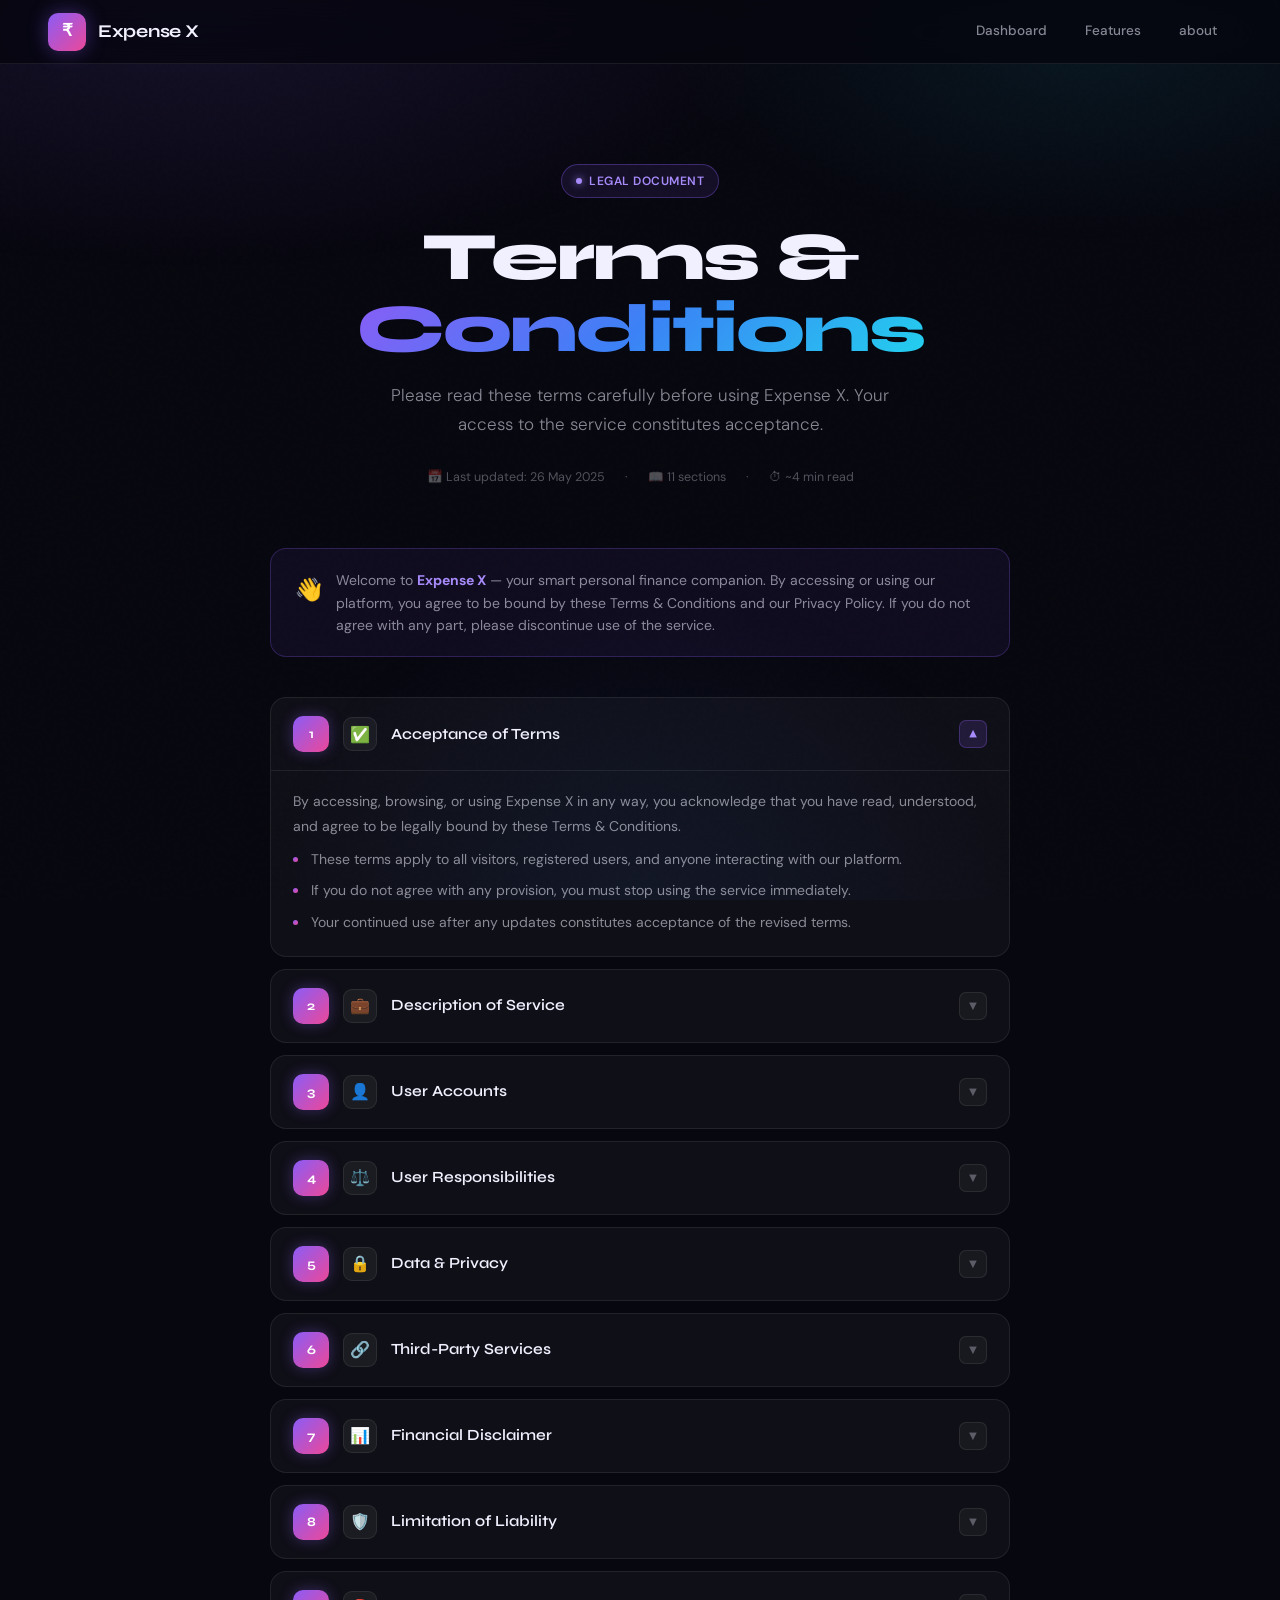
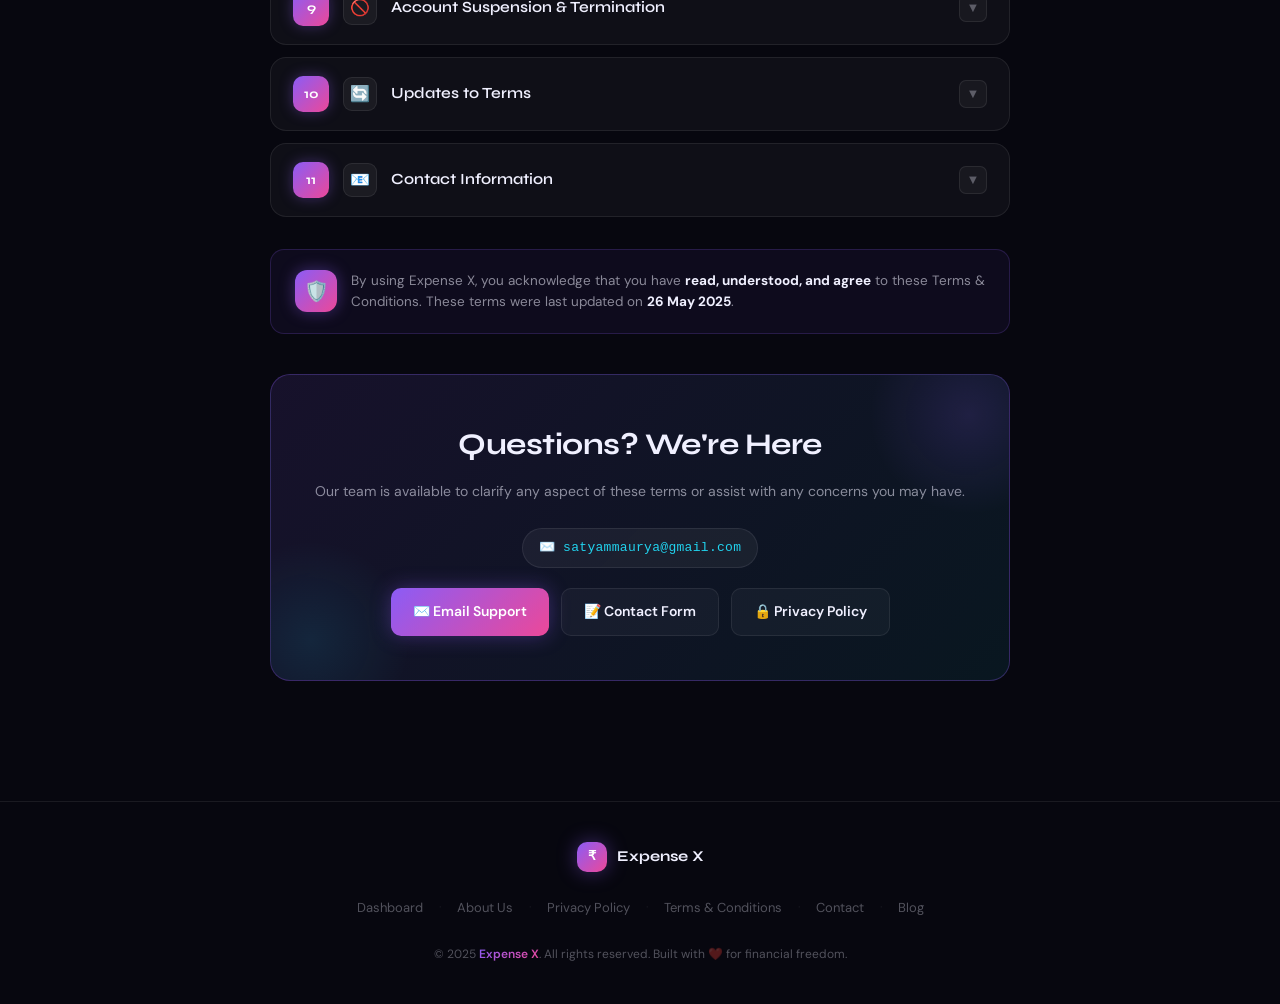
<file: expense-x-terms.html>
<!DOCTYPE html>
<html lang="en">
<head>
<meta charset="UTF-8">
<meta name="viewport" content="width=device-width, initial-scale=1.0">
<title>Terms & Conditions — Expense X</title>
<link href="https://fonts.googleapis.com/css2?family=Syne:wght@400;500;600;700;800&family=DM+Sans:ital,opsz,wght@0,9..40,300;0,9..40,400;0,9..40,500;1,9..40,300&display=swap" rel="stylesheet">
<style>
  :root {
    --bg-void: #07070f;
    --bg-deep: #0d0d1f;
    --bg-card: rgba(255,255,255,0.035);
    --bg-card-hover: rgba(255,255,255,0.06);
    --border: rgba(255,255,255,0.08);
    --border-glow: rgba(139,92,246,0.35);
    --purple: #8b5cf6;
    --purple-bright: #a78bfa;
    --pink: #ec4899;
    --cyan: #22d3ee;
    --blue: #3b82f6;
    --text-primary: #f0f0ff;
    --text-secondary: rgba(240,240,255,0.55);
    --text-muted: rgba(240,240,255,0.32);
    --gradient-brand: linear-gradient(135deg, #8b5cf6, #ec4899);
    --gradient-cool: linear-gradient(135deg, #3b82f6, #22d3ee);
    --gradient-full: linear-gradient(135deg, #8b5cf6 0%, #3b82f6 50%, #22d3ee 100%);
    --font-head: 'Syne', sans-serif;
    --font-body: 'DM Sans', sans-serif;
    --glow-purple: 0 0 40px rgba(139,92,246,0.25);
    --glow-cyan: 0 0 40px rgba(34,211,238,0.2);
  }

  *, *::before, *::after { margin: 0; padding: 0; box-sizing: border-box; }

  html { scroll-behavior: smooth; }

  body {
    background: var(--bg-void);
    color: var(--text-primary);
    font-family: var(--font-body);
    font-size: 15px;
    line-height: 1.7;
    min-height: 100vh;
    overflow-x: hidden;
  }

  /* ── Background effects ── */
  body::before {
    content: '';
    position: fixed;
    inset: 0;
    background:
      radial-gradient(ellipse 80% 50% at 15% 0%, rgba(139,92,246,0.12) 0%, transparent 60%),
      radial-gradient(ellipse 60% 40% at 85% 5%, rgba(34,211,238,0.08) 0%, transparent 55%),
      radial-gradient(ellipse 50% 60% at 50% 100%, rgba(59,130,246,0.07) 0%, transparent 60%);
    pointer-events: none;
    z-index: 0;
  }

  /* Grain overlay */
  body::after {
    content: '';
    position: fixed;
    inset: 0;
    background-image: url("data:image/svg+xml,%3Csvg viewBox='0 0 256 256' xmlns='http://www.w3.org/2000/svg'%3E%3Cfilter id='n'%3E%3CfeTurbulence type='fractalNoise' baseFrequency='0.9' numOctaves='4' stitchTiles='stitch'/%3E%3C/filter%3E%3Crect width='100%25' height='100%25' filter='url(%23n)' opacity='0.03'/%3E%3C/svg%3E");
    pointer-events: none;
    z-index: 0;
    opacity: 0.4;
  }

  /* ── Sticky Header ── */
  header {
    position: sticky;
    top: 0;
    z-index: 100;
    background: rgba(7,7,15,0.85);
    backdrop-filter: blur(20px) saturate(180%);
    -webkit-backdrop-filter: blur(20px) saturate(180%);
    border-bottom: 1px solid var(--border);
    padding: 0 clamp(16px, 5vw, 48px);
    height: 64px;
    display: flex;
    align-items: center;
    justify-content: space-between;
  }

  .logo {
    display: flex;
    align-items: center;
    gap: 12px;
    text-decoration: none;
  }

  .logo-icon {
    width: 38px;
    height: 38px;
    background: var(--gradient-brand);
    border-radius: 10px;
    display: flex;
    align-items: center;
    justify-content: center;
    font-family: var(--font-head);
    font-weight: 800;
    font-size: 17px;
    color: white;
    box-shadow: 0 0 20px rgba(139,92,246,0.4);
    flex-shrink: 0;
  }

  .logo-name {
    font-family: var(--font-head);
    font-weight: 700;
    font-size: 18px;
    color: var(--text-primary);
    letter-spacing: -0.3px;
  }

  nav { display: flex; align-items: center; gap: 8px; }

  .nav-link {
    color: var(--text-secondary);
    text-decoration: none;
    font-size: 13.5px;
    font-weight: 500;
    padding: 6px 14px;
    border-radius: 8px;
    transition: all 0.2s;
    border: 1px solid transparent;
  }

  .nav-link:hover {
    color: var(--text-primary);
    background: var(--bg-card-hover);
    border-color: var(--border);
  }

  .nav-cta {
    background: var(--gradient-brand);
    color: white !important;
    border-color: transparent !important;
    font-weight: 600;
    box-shadow: 0 0 16px rgba(139,92,246,0.3);
  }

  .nav-cta:hover {
    box-shadow: 0 0 24px rgba(139,92,246,0.5) !important;
    transform: translateY(-1px);
  }

  /* Hamburger */
  .hamburger {
    display: none;
    flex-direction: column;
    gap: 5px;
    cursor: pointer;
    padding: 8px;
    border-radius: 8px;
    border: 1px solid var(--border);
    background: var(--bg-card);
    transition: all 0.2s;
  }

  .hamburger span {
    display: block;
    width: 20px;
    height: 2px;
    background: var(--text-primary);
    border-radius: 2px;
    transition: all 0.3s;
  }

  .hamburger.open span:nth-child(1) { transform: translateY(7px) rotate(45deg); }
  .hamburger.open span:nth-child(2) { opacity: 0; }
  .hamburger.open span:nth-child(3) { transform: translateY(-7px) rotate(-45deg); }

  .mobile-menu {
    display: none;
    position: fixed;
    top: 64px;
    left: 0; right: 0;
    background: rgba(7,7,15,0.97);
    backdrop-filter: blur(20px);
    border-bottom: 1px solid var(--border);
    padding: 16px;
    z-index: 99;
    flex-direction: column;
    gap: 8px;
    transform: translateY(-10px);
    opacity: 0;
    transition: all 0.25s;
  }

  .mobile-menu.open {
    display: flex;
    transform: translateY(0);
    opacity: 1;
  }

  .mobile-menu .nav-link { padding: 12px 16px; }

  /* ── Hero Section ── */
  .hero {
    position: relative;
    z-index: 1;
    padding: clamp(60px, 10vw, 100px) clamp(16px, 5vw, 48px) clamp(40px, 6vw, 60px);
    max-width: 900px;
    margin: 0 auto;
    text-align: center;
  }

  .badge {
    display: inline-flex;
    align-items: center;
    gap: 7px;
    padding: 6px 14px;
    border-radius: 100px;
    border: 1px solid rgba(139,92,246,0.35);
    background: rgba(139,92,246,0.1);
    font-size: 12px;
    font-weight: 600;
    color: var(--purple-bright);
    letter-spacing: 0.5px;
    text-transform: uppercase;
    margin-bottom: 24px;
    animation: fadeUp 0.6s ease both;
  }

  .badge-dot {
    width: 6px; height: 6px;
    border-radius: 50%;
    background: var(--purple-bright);
    box-shadow: 0 0 8px var(--purple-bright);
    animation: pulse 2s infinite;
  }

  @keyframes pulse {
    0%, 100% { opacity: 1; transform: scale(1); }
    50% { opacity: 0.6; transform: scale(0.85); }
  }

  .hero h1 {
    font-family: var(--font-head);
    font-size: clamp(36px, 7vw, 68px);
    font-weight: 800;
    line-height: 1.05;
    letter-spacing: -2px;
    margin-bottom: 16px;
    animation: fadeUp 0.6s 0.1s ease both;
  }

  .hero h1 .grad {
    background: var(--gradient-full);
    -webkit-background-clip: text;
    -webkit-text-fill-color: transparent;
    background-clip: text;
  }

  .hero-sub {
    font-size: clamp(14px, 2vw, 17px);
    color: var(--text-secondary);
    font-weight: 300;
    max-width: 540px;
    margin: 0 auto 28px;
    animation: fadeUp 0.6s 0.2s ease both;
  }

  .hero-meta {
    display: flex;
    align-items: center;
    justify-content: center;
    gap: 20px;
    font-size: 12.5px;
    color: var(--text-muted);
    animation: fadeUp 0.6s 0.3s ease both;
    flex-wrap: wrap;
  }

  .hero-meta span { display: flex; align-items: center; gap: 5px; }

  @keyframes fadeUp {
    from { opacity: 0; transform: translateY(18px); }
    to { opacity: 1; transform: translateY(0); }
  }

  /* ── Main Layout ── */
  main {
    position: relative;
    z-index: 1;
    max-width: 820px;
    margin: 0 auto;
    padding: 0 clamp(16px, 4vw, 40px) 80px;
  }

  /* Intro card */
  .intro-card {
    background: rgba(139,92,246,0.07);
    border: 1px solid rgba(139,92,246,0.25);
    border-radius: 16px;
    padding: 20px 24px;
    margin-bottom: 40px;
    display: flex;
    align-items: flex-start;
    gap: 14px;
    animation: fadeUp 0.6s 0.35s ease both;
  }

  .intro-icon { font-size: 22px; flex-shrink: 0; margin-top: 2px; }

  .intro-card p { font-size: 14px; color: var(--text-secondary); line-height: 1.6; }
  .intro-card strong { color: var(--purple-bright); }

  /* ── Section Cards ── */
  .sections-grid {
    display: flex;
    flex-direction: column;
    gap: 12px;
  }

  .term-card {
    background: var(--bg-card);
    border: 1px solid var(--border);
    border-radius: 16px;
    overflow: hidden;
    transition: border-color 0.3s, box-shadow 0.3s, background 0.3s;
    animation: fadeUp 0.5s ease both;
  }

  .term-card:hover {
    border-color: var(--border-glow);
    background: var(--bg-card-hover);
    box-shadow: var(--glow-purple);
  }

  .term-header {
    padding: 18px 22px;
    display: flex;
    align-items: center;
    gap: 14px;
    cursor: pointer;
    user-select: none;
    position: relative;
  }

  .term-number {
    width: 36px; height: 36px;
    border-radius: 10px;
    background: var(--gradient-brand);
    display: flex;
    align-items: center;
    justify-content: center;
    font-family: var(--font-head);
    font-weight: 700;
    font-size: 13px;
    color: white;
    flex-shrink: 0;
    box-shadow: 0 0 14px rgba(139,92,246,0.35);
    transition: box-shadow 0.3s;
  }

  .term-card:hover .term-number { box-shadow: 0 0 22px rgba(139,92,246,0.55); }

  .term-icon {
    width: 34px; height: 34px;
    border-radius: 9px;
    background: rgba(255,255,255,0.05);
    border: 1px solid var(--border);
    display: flex;
    align-items: center;
    justify-content: center;
    font-size: 16px;
    flex-shrink: 0;
  }

  .term-title {
    font-family: var(--font-head);
    font-weight: 600;
    font-size: 15.5px;
    color: var(--text-primary);
    flex: 1;
  }

  .term-chevron {
    width: 28px; height: 28px;
    border-radius: 7px;
    background: rgba(255,255,255,0.04);
    border: 1px solid var(--border);
    display: flex;
    align-items: center;
    justify-content: center;
    transition: transform 0.3s, background 0.2s;
    flex-shrink: 0;
    color: var(--text-muted);
    font-size: 13px;
  }

  .term-card.open .term-chevron {
    transform: rotate(180deg);
    background: rgba(139,92,246,0.15);
    color: var(--purple-bright);
    border-color: rgba(139,92,246,0.3);
  }

  .term-body {
    max-height: 0;
    overflow: hidden;
    transition: max-height 0.4s cubic-bezier(0.4, 0, 0.2, 1), opacity 0.3s;
    opacity: 0;
  }

  .term-card.open .term-body {
    max-height: 600px;
    opacity: 1;
  }

  .term-content {
    padding: 0 22px 22px;
    border-top: 1px solid var(--border);
    padding-top: 18px;
  }

  .term-content p {
    font-size: 14px;
    color: var(--text-secondary);
    line-height: 1.75;
    margin-bottom: 10px;
  }

  .term-content p:last-child { margin-bottom: 0; }

  .term-content ul {
    list-style: none;
    display: flex;
    flex-direction: column;
    gap: 8px;
    margin-top: 4px;
  }

  .term-content li {
    font-size: 14px;
    color: var(--text-secondary);
    padding-left: 18px;
    position: relative;
    line-height: 1.65;
  }

  .term-content li::before {
    content: '';
    position: absolute;
    left: 0;
    top: 9px;
    width: 5px; height: 5px;
    border-radius: 50%;
    background: var(--gradient-brand);
  }

  .term-content a {
    color: var(--cyan);
    text-decoration: none;
    border-bottom: 1px solid rgba(34,211,238,0.3);
    transition: border-color 0.2s, color 0.2s;
  }

  .term-content a:hover {
    color: white;
    border-color: rgba(34,211,238,0.7);
  }

  .highlight-box {
    margin-top: 12px;
    padding: 12px 16px;
    background: rgba(34,211,238,0.06);
    border: 1px solid rgba(34,211,238,0.2);
    border-radius: 10px;
    font-size: 13px;
    color: rgba(34,211,238,0.85);
    display: flex;
    align-items: flex-start;
    gap: 8px;
    line-height: 1.6;
  }

  .warning-box {
    margin-top: 12px;
    padding: 12px 16px;
    background: rgba(251,191,36,0.06);
    border: 1px solid rgba(251,191,36,0.2);
    border-radius: 10px;
    font-size: 13px;
    color: rgba(251,191,36,0.85);
    display: flex;
    align-items: flex-start;
    gap: 8px;
    line-height: 1.6;
  }

  /* ── Contact Card ── */
  .contact-section {
    margin-top: 40px;
    background: linear-gradient(135deg, rgba(139,92,246,0.12), rgba(34,211,238,0.08));
    border: 1px solid rgba(139,92,246,0.3);
    border-radius: 20px;
    padding: clamp(28px, 5vw, 44px);
    text-align: center;
    position: relative;
    overflow: hidden;
    animation: fadeUp 0.6s ease both;
  }

  .contact-section::before {
    content: '';
    position: absolute;
    top: -60px; right: -60px;
    width: 200px; height: 200px;
    border-radius: 50%;
    background: radial-gradient(circle, rgba(139,92,246,0.15) 0%, transparent 70%);
    pointer-events: none;
  }

  .contact-section::after {
    content: '';
    position: absolute;
    bottom: -60px; left: -60px;
    width: 200px; height: 200px;
    border-radius: 50%;
    background: radial-gradient(circle, rgba(34,211,238,0.1) 0%, transparent 70%);
    pointer-events: none;
  }

  .contact-section h2 {
    font-family: var(--font-head);
    font-size: clamp(22px, 4vw, 30px);
    font-weight: 700;
    margin-bottom: 10px;
    letter-spacing: -0.5px;
  }

  .contact-section p { color: var(--text-secondary); font-size: 14px; margin-bottom: 24px; }

  .contact-actions {
    display: flex;
    gap: 12px;
    justify-content: center;
    flex-wrap: wrap;
    position: relative;
    z-index: 1;
  }

  .btn {
    display: inline-flex;
    align-items: center;
    gap: 8px;
    padding: 11px 22px;
    border-radius: 10px;
    font-size: 14px;
    font-weight: 600;
    cursor: pointer;
    transition: all 0.25s;
    text-decoration: none;
    border: none;
    font-family: var(--font-body);
  }

  .btn-primary {
    background: var(--gradient-brand);
    color: white;
    box-shadow: 0 0 20px rgba(139,92,246,0.35);
  }

  .btn-primary:hover {
    box-shadow: 0 0 30px rgba(139,92,246,0.55);
    transform: translateY(-2px);
  }

  .btn-secondary {
    background: var(--bg-card);
    color: var(--text-primary);
    border: 1px solid var(--border);
  }

  .btn-secondary:hover {
    background: var(--bg-card-hover);
    border-color: var(--border-glow);
    transform: translateY(-2px);
  }

  .email-pill {
    display: inline-flex;
    align-items: center;
    gap: 8px;
    padding: 8px 16px;
    background: rgba(255,255,255,0.05);
    border: 1px solid var(--border);
    border-radius: 100px;
    font-size: 13px;
    color: var(--cyan);
    margin-bottom: 20px;
    font-family: monospace;
    letter-spacing: 0.3px;
  }

  /* ── Acceptance Banner ── */
  .acceptance-banner {
    margin-top: 32px;
    padding: 20px 24px;
    background: rgba(139,92,246,0.06);
    border: 1px solid rgba(139,92,246,0.2);
    border-radius: 14px;
    display: flex;
    align-items: center;
    gap: 14px;
    animation: fadeUp 0.6s ease both;
  }

  .acceptance-banner .shield {
    width: 42px; height: 42px;
    border-radius: 12px;
    background: var(--gradient-brand);
    display: flex;
    align-items: center;
    justify-content: center;
    font-size: 20px;
    flex-shrink: 0;
    box-shadow: 0 0 16px rgba(139,92,246,0.4);
  }

  .acceptance-banner p {
    font-size: 13.5px;
    color: var(--text-secondary);
    line-height: 1.6;
  }

  .acceptance-banner strong { color: var(--text-primary); }

  /* ── Footer ── */
  footer {
    position: relative;
    z-index: 1;
    border-top: 1px solid var(--border);
    padding: 40px clamp(16px, 5vw, 48px);
    margin-top: 40px;
  }

  .footer-inner {
    max-width: 820px;
    margin: 0 auto;
    display: flex;
    flex-direction: column;
    align-items: center;
    gap: 20px;
    text-align: center;
  }

  .footer-logo {
    display: flex;
    align-items: center;
    gap: 10px;
  }

  .footer-links {
    display: flex;
    gap: 4px;
    flex-wrap: wrap;
    justify-content: center;
  }

  .footer-links a {
    color: var(--text-muted);
    text-decoration: none;
    font-size: 13px;
    padding: 5px 12px;
    border-radius: 7px;
    transition: all 0.2s;
  }

  .footer-links a:hover {
    color: var(--text-primary);
    background: var(--bg-card);
  }

  .footer-links .sep {
    color: var(--border);
    display: flex;
    align-items: center;
    font-size: 12px;
  }

  .footer-copy {
    font-size: 12px;
    color: var(--text-muted);
  }

  .footer-copy span {
    background: var(--gradient-brand);
    -webkit-background-clip: text;
    -webkit-text-fill-color: transparent;
    background-clip: text;
    font-weight: 600;
  }

  /* Scroll progress */
  .progress-bar {
    position: fixed;
    top: 64px;
    left: 0;
    height: 2px;
    background: var(--gradient-full);
    z-index: 101;
    transition: width 0.1s;
    box-shadow: 0 0 8px rgba(139,92,246,0.6);
  }

  /* Back to top */
  .back-top {
    position: fixed;
    bottom: 24px;
    right: 24px;
    width: 42px; height: 42px;
    border-radius: 12px;
    background: var(--gradient-brand);
    border: none;
    cursor: pointer;
    display: flex;
    align-items: center;
    justify-content: center;
    font-size: 18px;
    color: white;
    box-shadow: 0 4px 20px rgba(139,92,246,0.45);
    transition: all 0.25s;
    opacity: 0;
    transform: translateY(10px);
    pointer-events: none;
    z-index: 50;
  }

  .back-top.visible {
    opacity: 1;
    transform: translateY(0);
    pointer-events: all;
  }

  .back-top:hover {
    transform: translateY(-3px);
    box-shadow: 0 8px 28px rgba(139,92,246,0.6);
  }

  /* Stagger delays for cards */
  .term-card:nth-child(1) { animation-delay: 0.1s; }
  .term-card:nth-child(2) { animation-delay: 0.15s; }
  .term-card:nth-child(3) { animation-delay: 0.2s; }
  .term-card:nth-child(4) { animation-delay: 0.25s; }
  .term-card:nth-child(5) { animation-delay: 0.3s; }
  .term-card:nth-child(6) { animation-delay: 0.35s; }
  .term-card:nth-child(7) { animation-delay: 0.4s; }
  .term-card:nth-child(8) { animation-delay: 0.45s; }
  .term-card:nth-child(9) { animation-delay: 0.5s; }
  .term-card:nth-child(10) { animation-delay: 0.55s; }
  .term-card:nth-child(11) { animation-delay: 0.6s; }

  /* ── Responsive ── */
  @media (max-width: 640px) {
    nav { display: none; }
    .hamburger { display: flex; }
    .term-header { padding: 15px 16px; }
    .term-content { padding: 0 16px 18px; padding-top: 16px; }
    .contact-actions { flex-direction: column; align-items: stretch; }
    .btn { justify-content: center; }
    .acceptance-banner { flex-direction: column; text-align: center; }
  }
</style>
</head>
<body>

<!-- Scroll progress -->
<div class="progress-bar" id="progressBar"></div>

<!-- Header -->
<header>
  <a href="#" class="logo">
    <div class="logo-icon">₹</div>
    <span class="logo-name">Expense X</span>
  </a>
  <nav>
    <a href="index.html" class="nav-link">Dashboard</a>
    <a href="#" class="nav-link">Features</a>
    <a href="expense-x-about.html" class="nav-link">about </a>
   
  </nav>
  <button class="hamburger" id="hamburger" aria-label="Menu">
    <span></span><span></span><span></span>
  </button>
</header>

<!-- Mobile nav -->
<div class="mobile-menu" id="mobileMenu">
  <a href="#" class="nav-link">Dashboard</a>
  <a href="#" class="nav-link">Features</a>
  <a href="#" class="nav-link">Privacy Policy</a>
  <a href="#" class="nav-link nav-cta">Get Started</a>
</div>

<!-- Hero -->
<section class="hero">
  <div class="badge"><div class="badge-dot"></div> Legal Document</div>
  <h1>Terms &amp; <span class="grad">Conditions</span></h1>
  <p class="hero-sub">Please read these terms carefully before using Expense X. Your access to the service constitutes acceptance.</p>
  <div class="hero-meta">
    <span>📅 Last updated: 26 May 2025</span>
    <span>·</span>
    <span>📖 11 sections</span>
    <span>·</span>
    <span>⏱ ~4 min read</span>
  </div>
</section>

<!-- Main content -->
<main>
  <!-- Intro -->
  <div class="intro-card">
    <div class="intro-icon">👋</div>
    <p>Welcome to <strong>Expense X</strong> — your smart personal finance companion. By accessing or using our platform, you agree to be bound by these Terms &amp; Conditions and our Privacy Policy. If you do not agree with any part, please discontinue use of the service.</p>
  </div>

  <div class="sections-grid" id="accordion">

    <!-- 1 -->
    <div class="term-card open">
      <div class="term-header" onclick="toggle(this)">
        <div class="term-number">1</div>
        <div class="term-icon">✅</div>
        <div class="term-title">Acceptance of Terms</div>
        <div class="term-chevron">▼</div>
      </div>
      <div class="term-body">
        <div class="term-content">
          <p>By accessing, browsing, or using Expense X in any way, you acknowledge that you have read, understood, and agree to be legally bound by these Terms &amp; Conditions.</p>
          <ul>
            <li>These terms apply to all visitors, registered users, and anyone interacting with our platform.</li>
            <li>If you do not agree with any provision, you must stop using the service immediately.</li>
            <li>Your continued use after any updates constitutes acceptance of the revised terms.</li>
          </ul>
        </div>
      </div>
    </div>

    <!-- 2 -->
    <div class="term-card">
      <div class="term-header" onclick="toggle(this)">
        <div class="term-number">2</div>
        <div class="term-icon">💼</div>
        <div class="term-title">Description of Service</div>
        <div class="term-chevron">▼</div>
      </div>
      <div class="term-body">
        <div class="term-content">
          <p>Expense X is a comprehensive personal finance management platform designed to empower your financial life. Our service includes:</p>
          <ul>
            <li><strong>Income &amp; Expense Tracking</strong> — Log and categorize every transaction effortlessly.</li>
            <li><strong>Budget Planning</strong> — Set budgets and stay on track with smart alerts.</li>
            <li><strong>Savings Monitoring</strong> — Track your savings goals and progress over time.</li>
            <li><strong>Charts &amp; Analytics</strong> — Visualize your financial patterns with interactive charts.</li>
            <li><strong>Trip Planning</strong> — Plan and manage travel budgets seamlessly.</li>
            <li><strong>AI Financial Insights</strong> — Get personalized, data-driven financial recommendations.</li>
          </ul>
          <p>We reserve the right to modify, suspend, or discontinue any part of the service at any time without prior notice.</p>
        </div>
      </div>
    </div>

    <!-- 3 -->
    <div class="term-card">
      <div class="term-header" onclick="toggle(this)">
        <div class="term-number">3</div>
        <div class="term-icon">👤</div>
        <div class="term-title">User Accounts</div>
        <div class="term-chevron">▼</div>
      </div>
      <div class="term-body">
        <div class="term-content">
          <p>To access the full features of Expense X, you must create and maintain a user account.</p>
          <ul>
            <li>You are solely responsible for maintaining the confidentiality of your login credentials.</li>
            <li>You must provide accurate, current, and complete information during registration.</li>
            <li>You agree to update your information promptly if it changes.</li>
            <li>You are responsible for all activities that occur under your account.</li>
            <li>Notify us immediately at <a href="mailto:satyammaurya@gmail.com">satyammaurya@gmail.com</a> if you suspect unauthorized access.</li>
          </ul>
          <div class="highlight-box">
            ℹ️ We recommend using a strong, unique password and enabling two-factor authentication for maximum account security.
          </div>
        </div>
      </div>
    </div>

    <!-- 4 -->
    <div class="term-card">
      <div class="term-header" onclick="toggle(this)">
        <div class="term-number">4</div>
        <div class="term-icon">⚖️</div>
        <div class="term-title">User Responsibilities</div>
        <div class="term-chevron">▼</div>
      </div>
      <div class="term-body">
        <div class="term-content">
          <p>As a user of Expense X, you agree to use the platform responsibly, ethically, and in accordance with all applicable laws.</p>
          <ul>
            <li>Use the platform for lawful personal finance management purposes only.</li>
            <li>Do not attempt unauthorized access to any systems, accounts, or data.</li>
            <li>Do not interfere with or disrupt the platform's infrastructure, servers, or security.</li>
            <li>Do not transmit harmful, fraudulent, or malicious content through the platform.</li>
            <li>Do not use automated scripts, bots, or scrapers without explicit permission.</li>
            <li>Do not impersonate other users or misrepresent your identity.</li>
          </ul>
          <div class="warning-box">
            ⚠️ Violation of these responsibilities may result in immediate account suspension or permanent termination.
          </div>
        </div>
      </div>
    </div>

    <!-- 5 -->
    <div class="term-card">
      <div class="term-header" onclick="toggle(this)">
        <div class="term-number">5</div>
        <div class="term-icon">🔒</div>
        <div class="term-title">Data &amp; Privacy</div>
        <div class="term-chevron">▼</div>
      </div>
      <div class="term-body">
        <div class="term-content">
          <p>Your privacy is our priority. Expense X is committed to safeguarding your personal and financial data with industry-standard security practices.</p>
          <ul>
            <li>All user data is encrypted in transit and at rest using modern encryption standards.</li>
            <li>We collect only the data necessary to provide and improve our services.</li>
            <li>Your financial data is never sold to third parties for advertising purposes.</li>
            <li>You retain full ownership of your personal data at all times.</li>
          </ul>
          <p>For complete details on how we collect, use, store, and protect your data, please review our <a href="#">Privacy Policy</a>.</p>
        </div>
      </div>
    </div>

    <!-- 6 -->
    <div class="term-card">
      <div class="term-header" onclick="toggle(this)">
        <div class="term-number">6</div>
        <div class="term-icon">🔗</div>
        <div class="term-title">Third-Party Services</div>
        <div class="term-chevron">▼</div>
      </div>
      <div class="term-body">
        <div class="term-content">
          <p>Expense X integrates with carefully selected third-party services to deliver a reliable and feature-rich experience:</p>
          <ul>
            <li><strong>Firebase (Google)</strong> — Used for user authentication, real-time database, and secure data storage.</li>
            <li><strong>Cloudinary</strong> — Used for profile image uploads and optimized image storage and delivery.</li>
          </ul>
          <p>These third-party providers operate under their own independent Terms of Service and Privacy Policies. We are not responsible for the practices, content, or policies of these services.</p>
          <div class="highlight-box">
            ℹ️ By using Expense X, you also agree to the relevant terms of our third-party service providers.
          </div>
        </div>
      </div>
    </div>

    <!-- 7 -->
    <div class="term-card">
      <div class="term-header" onclick="toggle(this)">
        <div class="term-number">7</div>
        <div class="term-icon">📊</div>
        <div class="term-title">Financial Disclaimer</div>
        <div class="term-chevron">▼</div>
      </div>
      <div class="term-body">
        <div class="term-content">
          <p>Expense X is a personal finance tracking and budgeting tool designed to help you organize and visualize your finances.</p>
          <ul>
            <li>The platform <strong>does not</strong> provide professional financial, investment, tax, or legal advice.</li>
            <li>AI Insights and suggestions are informational and educational in nature only.</li>
            <li>All financial decisions remain solely your responsibility.</li>
            <li>We recommend consulting a qualified financial advisor for professional guidance.</li>
          </ul>
          <div class="warning-box">
            ⚠️ Expense X is a management tool, not a financial advisory service. Always seek qualified professional advice for important financial decisions.
          </div>
        </div>
      </div>
    </div>

    <!-- 8 -->
    <div class="term-card">
      <div class="term-header" onclick="toggle(this)">
        <div class="term-number">8</div>
        <div class="term-icon">🛡️</div>
        <div class="term-title">Limitation of Liability</div>
        <div class="term-chevron">▼</div>
      </div>
      <div class="term-body">
        <div class="term-content">
          <p>Expense X is provided on an <strong>"as is"</strong> and <strong>"as available"</strong> basis without warranties of any kind, either express or implied.</p>
          <ul>
            <li>We are not liable for any indirect, incidental, special, or consequential damages.</li>
            <li>We are not responsible for financial losses resulting from reliance on platform data or insights.</li>
            <li>We are not liable for service interruptions, data loss, or technical issues beyond our reasonable control.</li>
            <li>Our total liability, in any circumstance, shall not exceed the fees paid by you in the last 3 months.</li>
          </ul>
          <p>To the maximum extent permitted by applicable law, Expense X disclaims all liability for any harm arising from your use or inability to use the service.</p>
        </div>
      </div>
    </div>

    <!-- 9 -->
    <div class="term-card">
      <div class="term-header" onclick="toggle(this)">
        <div class="term-number">9</div>
        <div class="term-icon">🚫</div>
        <div class="term-title">Account Suspension &amp; Termination</div>
        <div class="term-chevron">▼</div>
      </div>
      <div class="term-body">
        <div class="term-content">
          <p>We reserve the right to suspend or terminate your account and access to the service at our sole discretion, without prior notice, under the following circumstances:</p>
          <ul>
            <li>Violation of any provision of these Terms &amp; Conditions.</li>
            <li>Engaging in fraudulent, abusive, or harmful activities.</li>
            <li>Attempts to compromise the security or integrity of the platform.</li>
            <li>Providing false or misleading information during registration or use.</li>
          </ul>
          <p>You may also choose to delete your account at any time through the Settings page. Upon termination, your data will be handled as described in our Privacy Policy.</p>
        </div>
      </div>
    </div>

    <!-- 10 -->
    <div class="term-card">
      <div class="term-header" onclick="toggle(this)">
        <div class="term-number">10</div>
        <div class="term-icon">🔄</div>
        <div class="term-title">Updates to Terms</div>
        <div class="term-chevron">▼</div>
      </div>
      <div class="term-body">
        <div class="term-content">
          <p>We may revise these Terms &amp; Conditions periodically to reflect changes in our services, legal requirements, or business practices.</p>
          <ul>
            <li>Updates will be published on this page with a revised "Last Updated" date.</li>
            <li>For significant changes, we may notify you via email or in-app notification.</li>
            <li>Your continued use of Expense X after any update constitutes acceptance of the new terms.</li>
            <li>If you disagree with revised terms, you must stop using the service and may delete your account.</li>
          </ul>
          <div class="highlight-box">
            ℹ️ We recommend reviewing this page periodically. Bookmark it for easy access to the latest version.
          </div>
        </div>
      </div>
    </div>

    <!-- 11 -->
    <div class="term-card">
      <div class="term-header" onclick="toggle(this)">
        <div class="term-number">11</div>
        <div class="term-icon">📧</div>
        <div class="term-title">Contact Information</div>
        <div class="term-chevron">▼</div>
      </div>
      <div class="term-body">
        <div class="term-content">
          <p>Have questions about these Terms &amp; Conditions? We're here to help.</p>
          <ul>
            <li>Our support team typically responds within 24–48 business hours.</li>
            <li>For privacy-related inquiries, please reference our Privacy Policy.</li>
            <li>For urgent security issues, mark your email subject as <strong>[URGENT]</strong>.</li>
          </ul>
          <p>You can reach us at <a href="mailto:satyammaurya@gmail.com">satyammaurya@gmail.com</a> or use the contact form below.</p>
        </div>
      </div>
    </div>

  </div>

  <!-- Acceptance banner -->
  <div class="acceptance-banner">
    <div class="shield">🛡️</div>
    <p>By using Expense X, you acknowledge that you have <strong>read, understood, and agree</strong> to these Terms &amp; Conditions. These terms were last updated on <strong>26 May 2025</strong>.</p>
  </div>

  <!-- Contact section -->
  <div class="contact-section">
    <h2>Questions? We're Here</h2>
    <p>Our team is available to clarify any aspect of these terms or assist with any concerns you may have.</p>
    <div class="email-pill">✉️ satyammaurya@gmail.com</div>
    <div class="contact-actions">
      <a href="mailto:satyammaurya@gmail.com" class="btn btn-primary">✉️ Email Support</a>
      <a href="#" class="btn btn-secondary">📝 Contact Form</a>
      <a href="#" class="btn btn-secondary">🔒 Privacy Policy</a>
    </div>
  </div>

</main>

<!-- Footer -->
<footer>
  <div class="footer-inner">
    <div class="footer-logo">
      <div class="logo-icon" style="width:30px;height:30px;font-size:13px;">₹</div>
      <span style="font-family:var(--font-head);font-weight:700;font-size:15px;">Expense X</span>
    </div>
    <div class="footer-links">
      <a href="#">Dashboard</a>
      <span class="sep">·</span>
      <a href="#">About Us</a>
      <span class="sep">·</span>
      <a href="#">Privacy Policy</a>
      <span class="sep">·</span>
      <a href="#">Terms &amp; Conditions</a>
      <span class="sep">·</span>
      <a href="#">Contact</a>
      <span class="sep">·</span>
      <a href="#">Blog</a>
    </div>
    <p class="footer-copy">© 2025 <span>Expense X</span>. All rights reserved. Built with ❤️ for financial freedom.</p>
  </div>
</footer>

<!-- Back to top -->
<button class="back-top" id="backTop" onclick="scrollToTop()" aria-label="Back to top">↑</button>

<script>
  // Accordion
  function toggle(header) {
    const card = header.closest('.term-card');
    const isOpen = card.classList.contains('open');
    // Close all
    document.querySelectorAll('.term-card.open').forEach(c => c.classList.remove('open'));
    // Open if was closed
    if (!isOpen) card.classList.add('open');
  }

  // Hamburger menu
  const hamburger = document.getElementById('hamburger');
  const mobileMenu = document.getElementById('mobileMenu');
  hamburger.addEventListener('click', () => {
    hamburger.classList.toggle('open');
    mobileMenu.classList.toggle('open');
  });

  // Close menu on link click
  mobileMenu.querySelectorAll('a').forEach(a => {
    a.addEventListener('click', () => {
      hamburger.classList.remove('open');
      mobileMenu.classList.remove('open');
    });
  });

  // Scroll progress
  const progressBar = document.getElementById('progressBar');
  const backTop = document.getElementById('backTop');
  window.addEventListener('scroll', () => {
    const scrolled = window.scrollY;
    const total = document.documentElement.scrollHeight - window.innerHeight;
    progressBar.style.width = (scrolled / total * 100) + '%';
    backTop.classList.toggle('visible', scrolled > 300);
  });

  function scrollToTop() {
    window.scrollTo({ top: 0, behavior: 'smooth' });
  }
</script>
</body>
</html>
</file>
